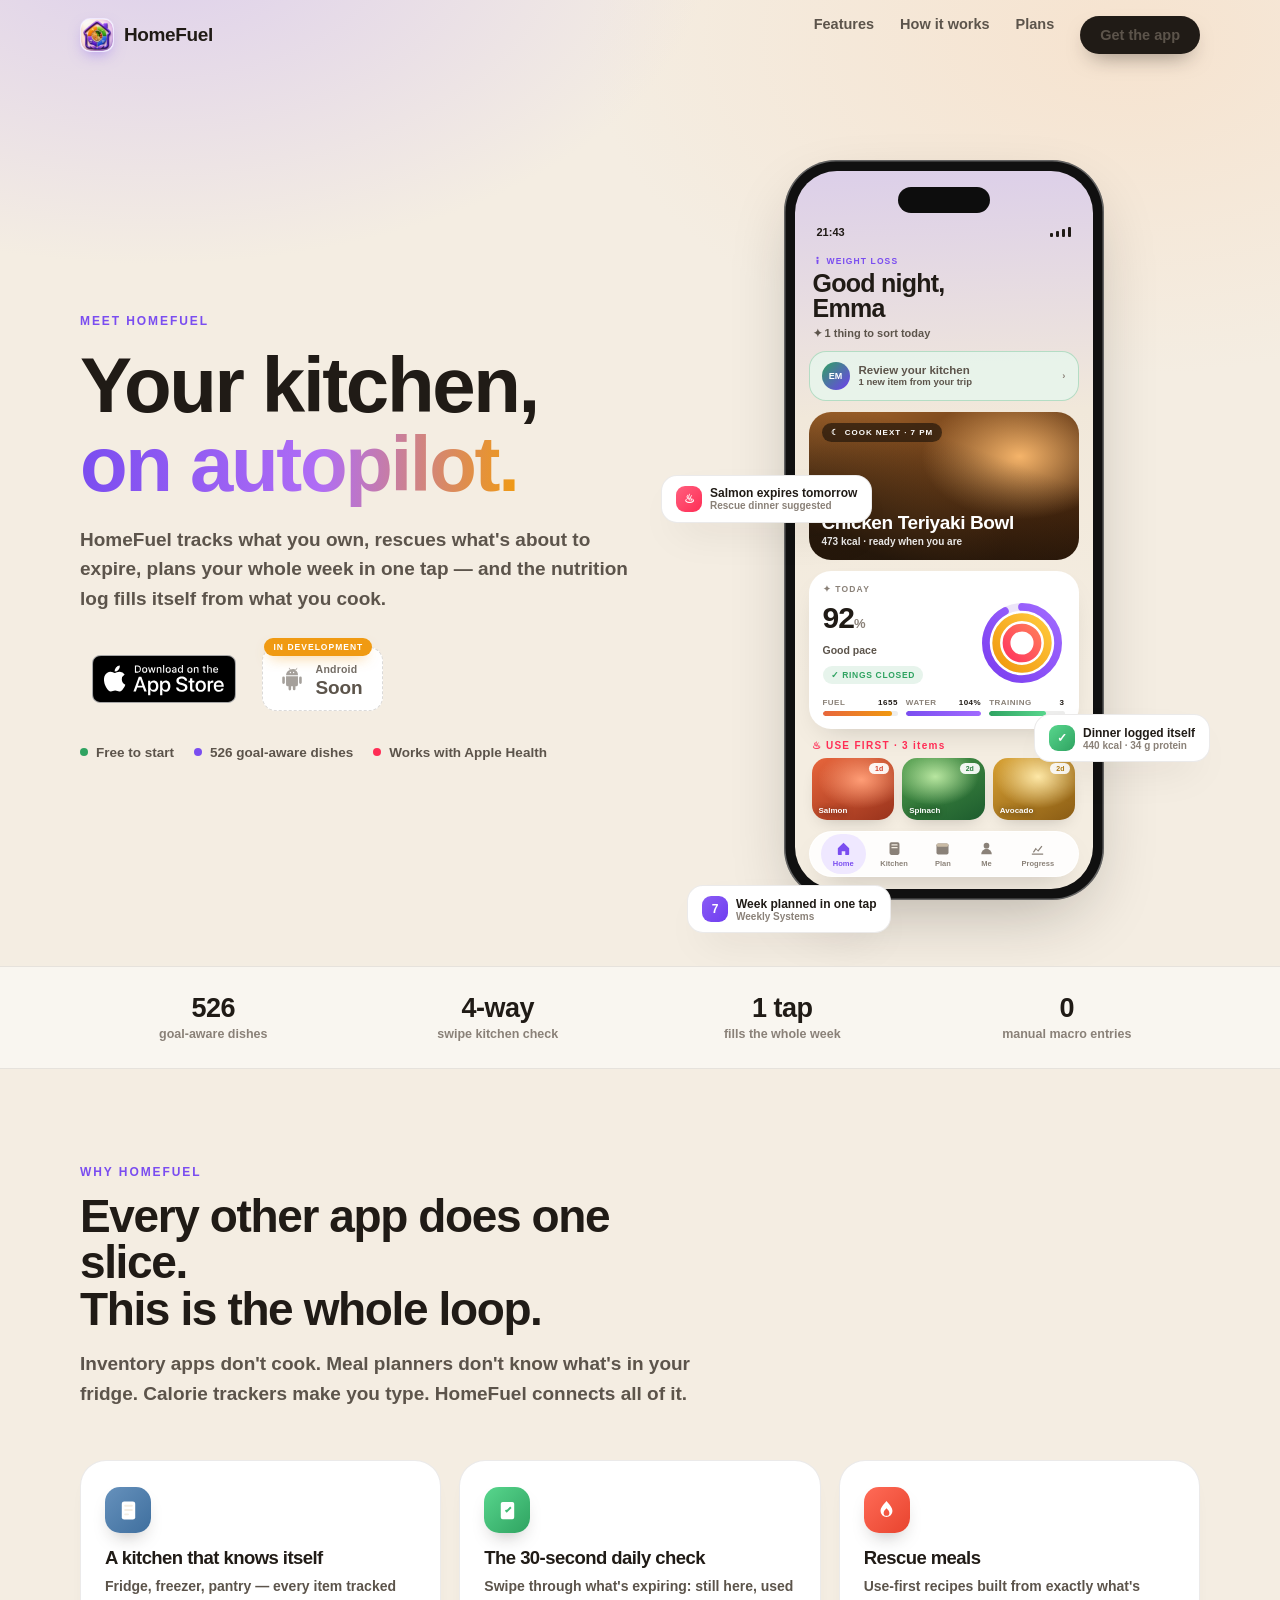
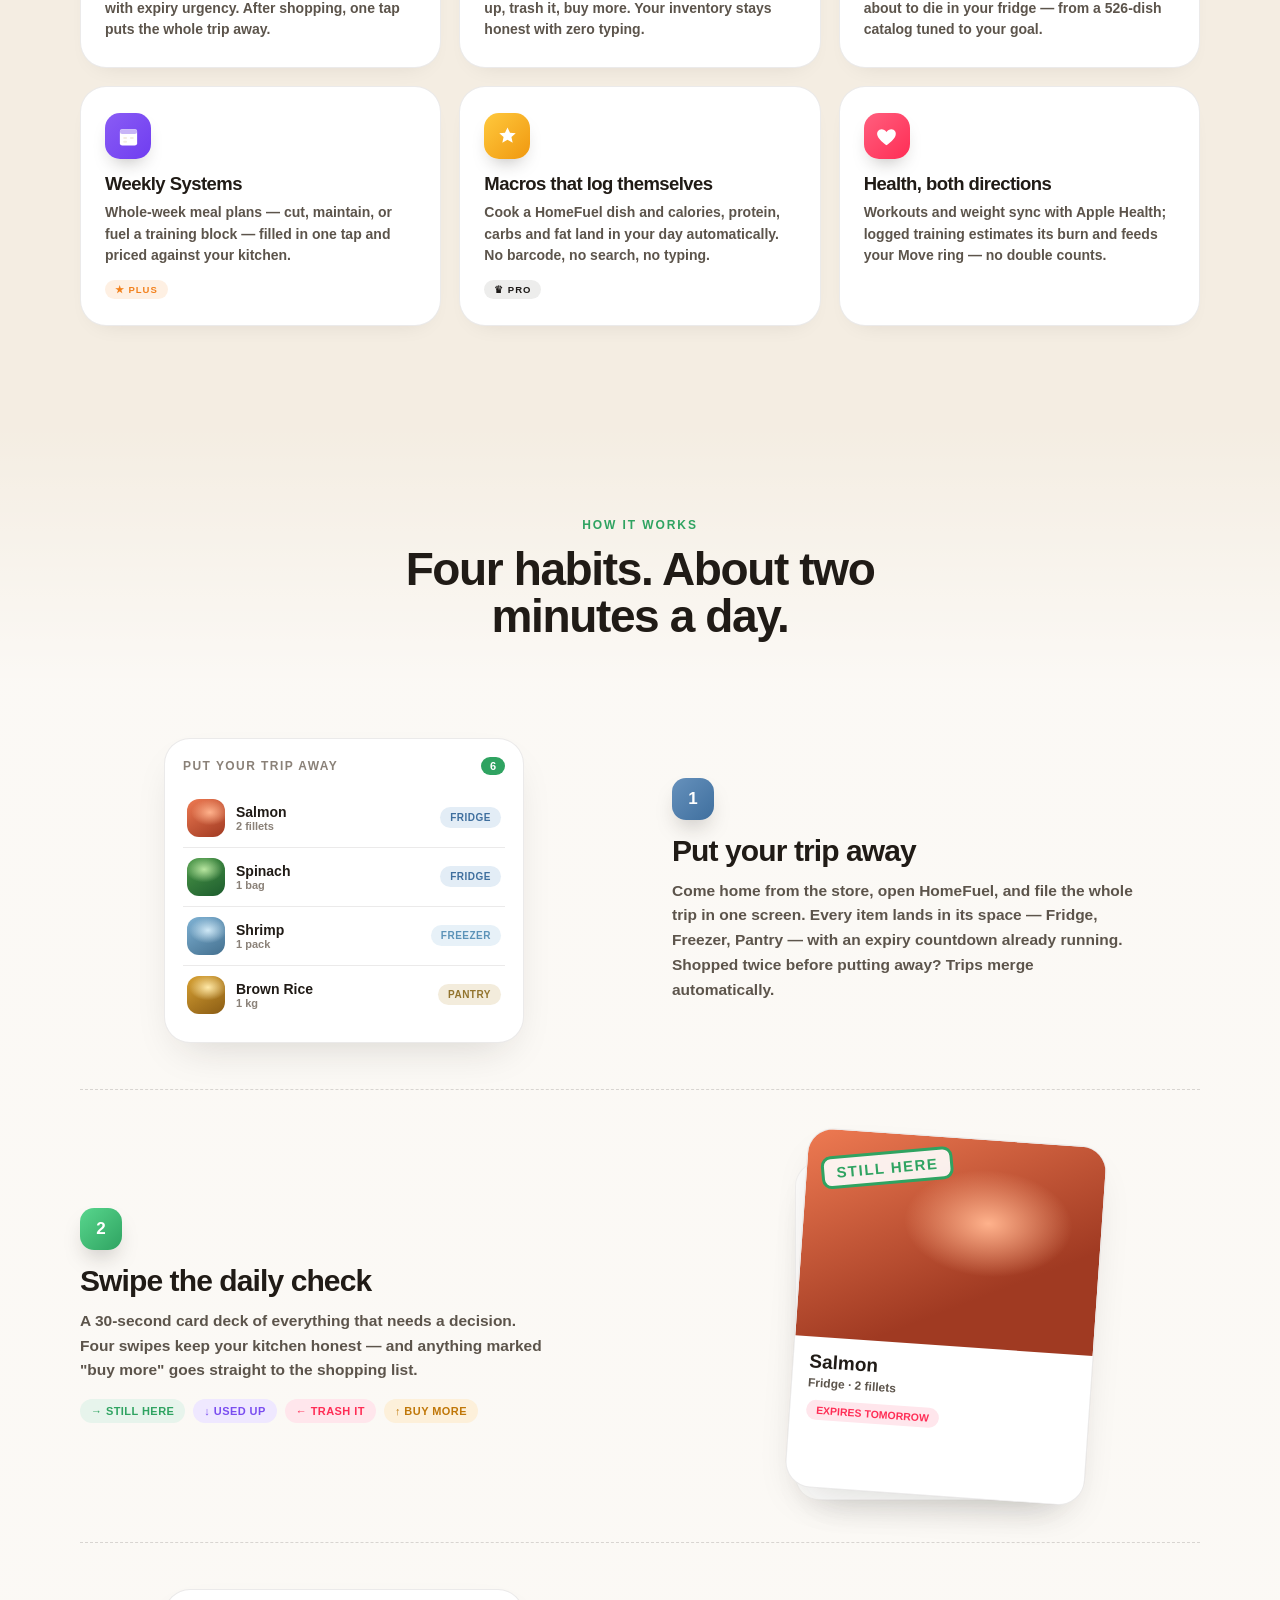
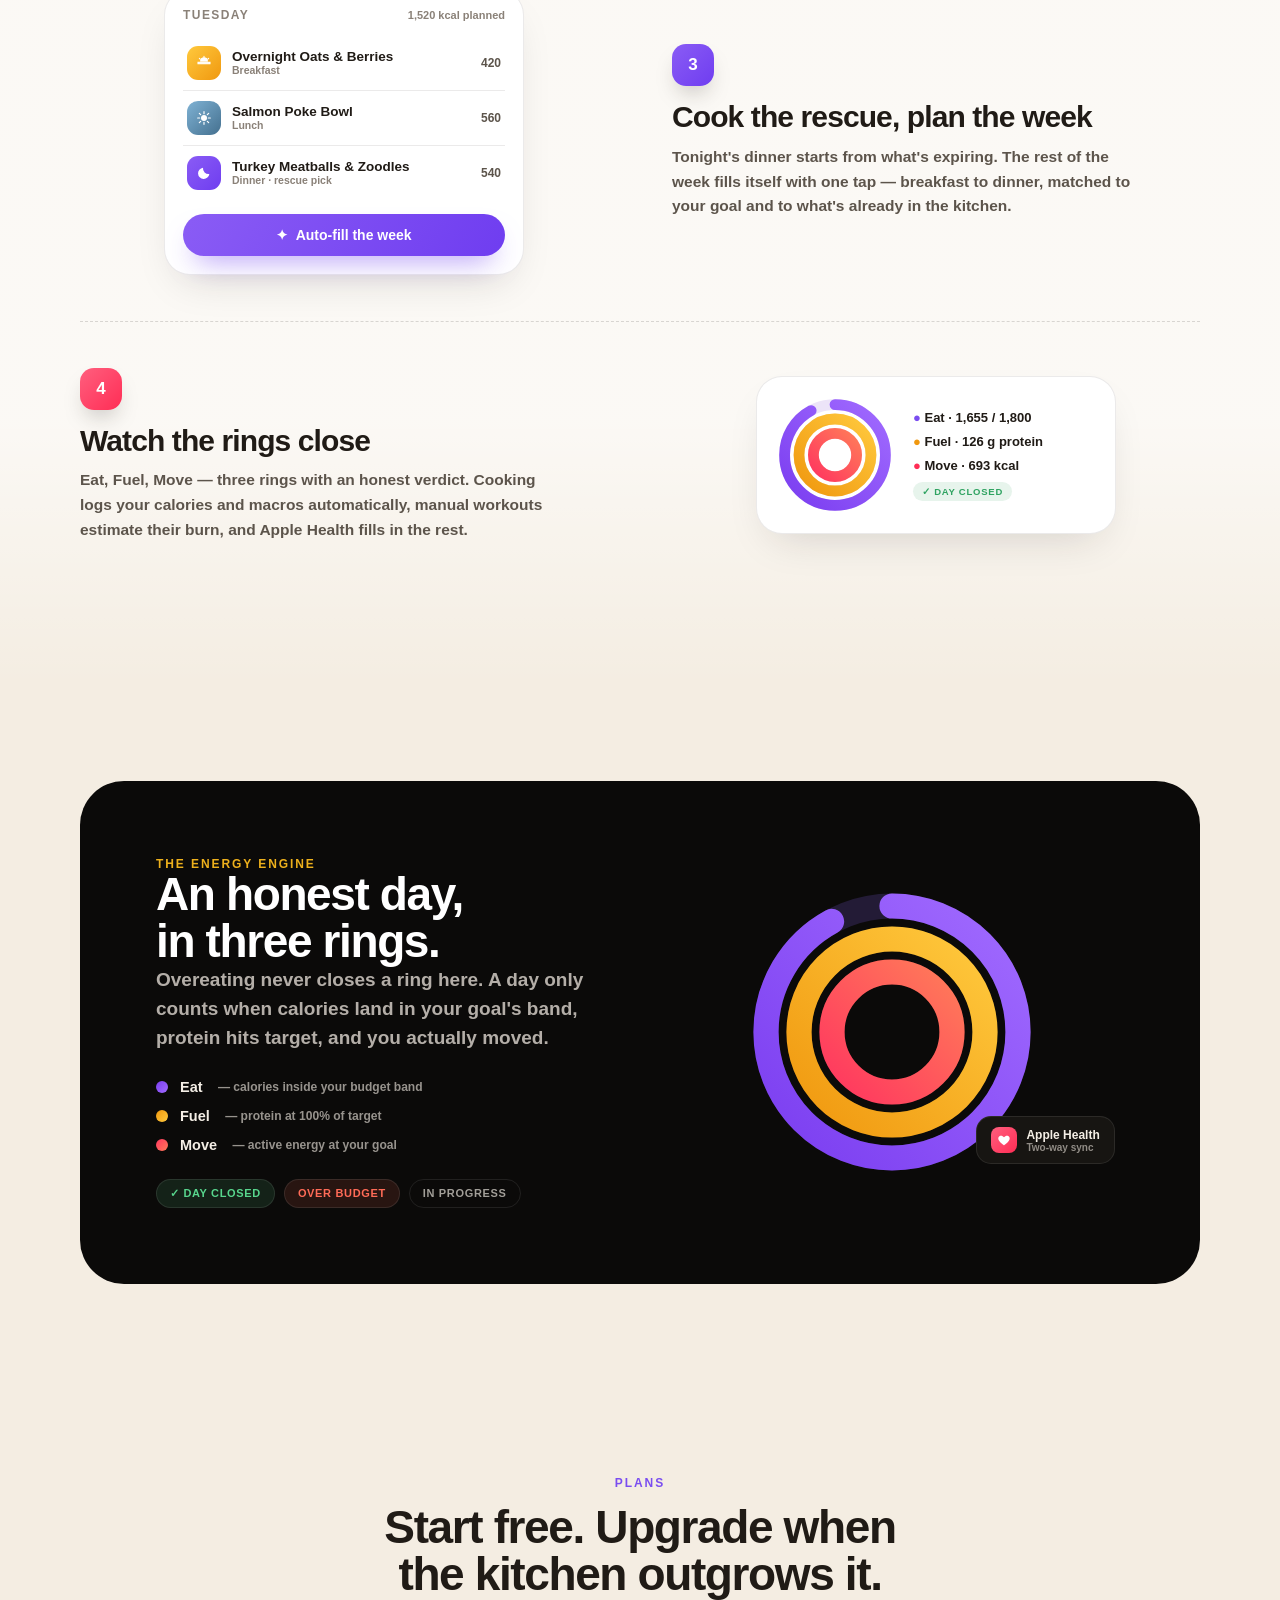
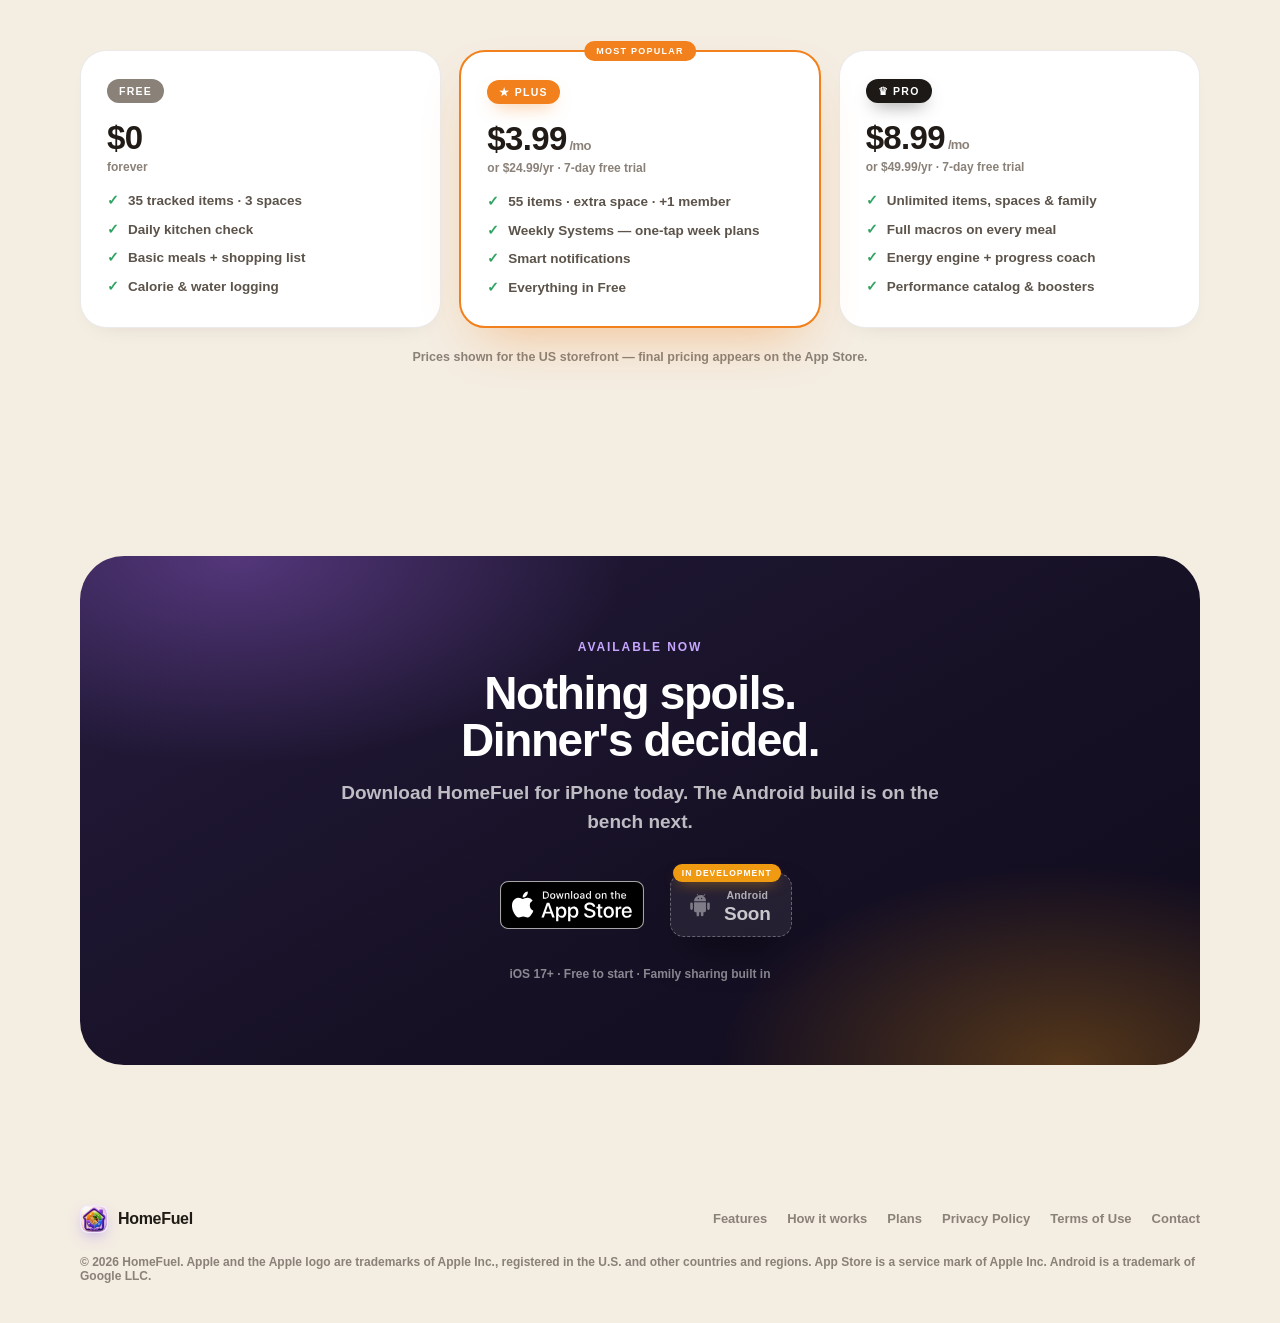
<file: index.html>
<!DOCTYPE html>
<html lang="en">
<head>
  <meta charset="UTF-8" />
  <meta name="viewport" content="width=device-width, initial-scale=1.0" />
  <title>HomeFuel — Your kitchen, on autopilot</title>
  <meta name="description" content="HomeFuel turns your kitchen inventory into tonight's dinner and this week's plan — so nothing spoils and your macros log themselves. Available on the App Store for iPhone." />
  <meta property="og:title" content="HomeFuel — Your kitchen, on autopilot" />
  <meta property="og:description" content="Track what you own, cook what's about to expire, plan the week in one tap. Nutrition logs itself." />
  <meta property="og:type" content="website" />
  <meta property="og:image" content="https://ktrokhov.github.io/homefuelSite/assets/homefuel-icon.jpg" />
  <meta property="og:image:width" content="1024" />
  <meta property="og:image:height" content="1024" />
  <meta name="twitter:card" content="summary" />
  <link rel="icon" type="image/png" sizes="64x64" href="assets/favicon-homefuel-20260722.png" />
  <link rel="icon" href="favicon.ico?v=20260722" sizes="any" />
  <link rel="shortcut icon" href="favicon.ico?v=20260722" />
  <link rel="apple-touch-icon" sizes="180x180" href="assets/apple-touch-icon.png?v=20260722" />
  <link rel="manifest" href="site.webmanifest?v=20260722" />
  <meta name="theme-color" content="#6f3df0" />
  <link rel="stylesheet" href="styles.css" />
</head>
<body>

  <!-- ============ NAV ============ -->
  <nav class="nav" id="nav">
    <div class="wrap nav-inner">
      <a class="brand" href="#top">
        <span class="brand-mark" aria-hidden="true">
          <img src="assets/homefuel-icon-192.png" alt="" />
        </span>
        HomeFuel
      </a>
      <div class="nav-links">
        <a href="#features">Features</a>
        <a href="#tutorial">How it works</a>
        <a href="#plans">Plans</a>
        <a class="nav-cta" href="#download">Get the app</a>
      </div>
    </div>
  </nav>

  <!-- ============ HERO ============ -->
  <header class="hero" id="top">
    <div class="hero-wash" aria-hidden="true"></div>
    <div class="wrap hero-grid">
      <div class="hero-copy">
        <p class="eyebrow tint">Meet HomeFuel</p>
        <h1 class="h-display">Your kitchen,<br /><span class="grad">on autopilot.</span></h1>
        <p class="lede">HomeFuel tracks what you own, rescues what's about to
          expire, plans your whole week in one tap — and the nutrition log
          fills itself from what you cook.</p>

        <div class="store-row">
          <a class="app-store-link" href="https://apps.apple.com/us/app/homefuel-calorie-tracker/id6476710081" aria-label="Download HomeFuel on the App Store">
            <img class="app-store-artwork" src="assets/app-store-badge.svg" alt="Download on the App Store" />
          </a>
          <span class="store-badge android" aria-label="Android version in development">
            <span class="dev-chip">IN DEVELOPMENT</span>
            <svg viewBox="0 0 24 24" fill="currentColor" aria-hidden="true">
              <path d="M6.5 9.5h11V17a1.8 1.8 0 0 1-1.8 1.8h-.5v2.5a1.2 1.2 0 1 1-2.4 0v-2.5h-1.6v2.5a1.2 1.2 0 1 1-2.4 0v-2.5h-.5A1.8 1.8 0 0 1 6.5 17V9.5zM4.2 9.7a1.2 1.2 0 0 1 1.2 1.2v4.4a1.2 1.2 0 1 1-2.4 0v-4.4a1.2 1.2 0 0 1 1.2-1.2zm15.6 0a1.2 1.2 0 0 1 1.2 1.2v4.4a1.2 1.2 0 1 1-2.4 0v-4.4a1.2 1.2 0 0 1 1.2-1.2zM15.9 3.6l1-1.5a.3.3 0 0 0-.5-.33l-1.03 1.55a6.6 6.6 0 0 0-4.74 0L9.6 1.77a.3.3 0 0 0-.5.33l1 1.5A5.4 5.4 0 0 0 6.5 8.6h11a5.4 5.4 0 0 0-2.6-5zm-5.4 3a.6.6 0 1 1 0-1.2.6.6 0 0 1 0 1.2zm3 0a.6.6 0 1 1 0-1.2.6.6 0 0 1 0 1.2z"/>
            </svg>
            <span class="sb-text">
              <span class="sb-top">Android</span><br />
              <span class="sb-bottom">Soon</span>
            </span>
          </span>
        </div>

        <div class="hero-props">
          <span class="hero-prop"><i class="dot" style="background:var(--fresh)"></i>Free to start</span>
          <span class="hero-prop"><i class="dot" style="background:var(--accent)"></i>526 goal-aware dishes</span>
          <span class="hero-prop"><i class="dot" style="background:var(--move)"></i>Works with Apple Health</span>
        </div>
      </div>

      <!-- Hero phone — the Home view, redrawn in CSS -->
      <div class="hero-phone-zone reveal">
        <div class="phone" aria-hidden="true">
          <div class="phone-screen">
            <div class="island"></div>
            <div class="m-status">
              <span>21:43</span>
              <span class="sig"><i style="height:4px"></i><i style="height:6px"></i><i style="height:8px"></i><i style="height:10px"></i></span>
            </div>
            <div class="m-greeting">
              <div class="m-goalchip">
                <svg width="9" height="9" viewBox="0 0 24 24" fill="currentColor"><circle cx="12" cy="5" r="3"/><path d="M9 10h6l-1 11h-4z"/></svg>
                WEIGHT LOSS
              </div>
              <h4>Good night,<br />Emma</h4>
              <div class="sub">✦ 1 thing to sort today</div>
            </div>
            <div class="m-banner">
              <span class="avatar">EM</span>
              <span><b>Review your kitchen</b><span>1 new item from your trip</span></span>
              <span class="chev">›</span>
            </div>
            <div class="m-meal">
              <span class="cook-chip">☾ &nbsp;COOK NEXT · 7 PM</span>
              <div>
                <h5>Chicken Teriyaki Bowl</h5>
                <div class="meta">473 kcal · ready when you are</div>
              </div>
            </div>
            <div class="m-today">
              <span class="t-eyebrow">✦ TODAY</span>
              <span class="pct">92<small>%</small></span>
              <div class="m-rings">
                <svg class="rings-svg" width="86" height="86" viewBox="0 0 100 100">
                  <defs>
                    <linearGradient id="gEat" x1="0" y1="0" x2="1" y2="1">
                      <stop offset="0" stop-color="#7a3df0"/><stop offset="1" stop-color="#a16bff"/>
                    </linearGradient>
                    <linearGradient id="gFuel" x1="0" y1="0" x2="1" y2="1">
                      <stop offset="0" stop-color="#f0980f"/><stop offset="1" stop-color="#ffc93d"/>
                    </linearGradient>
                    <linearGradient id="gMove" x1="0" y1="0" x2="1" y2="1">
                      <stop offset="0" stop-color="#ff375f"/><stop offset="1" stop-color="#ff7a59"/>
                    </linearGradient>
                  </defs>
                  <circle class="track" cx="50" cy="50" r="42" fill="none" stroke="#ece4f8" stroke-width="9"/>
                  <circle class="prog" data-frac="0.92" cx="50" cy="50" r="42" fill="none" stroke="url(#gEat)" stroke-width="9"/>
                  <circle class="track" cx="50" cy="50" r="30" fill="none" stroke="#f6ecd8" stroke-width="9"/>
                  <circle class="prog" data-frac="1" cx="50" cy="50" r="30" fill="none" stroke="url(#gFuel)" stroke-width="9"/>
                  <circle class="track" cx="50" cy="50" r="18" fill="none" stroke="#fbe3e8" stroke-width="9"/>
                  <circle class="prog" data-frac="1" cx="50" cy="50" r="18" fill="none" stroke="url(#gMove)" stroke-width="9"/>
                </svg>
              </div>
              <span class="pace">Good pace</span>
              <span class="closed-chip">✓ RINGS CLOSED</span>
              <div class="m-bars">
                <div class="m-bar"><b>FUEL <i>1655</i></b><div class="track"><div class="fill" style="width:92%;background:linear-gradient(90deg,#e8663c,#f0980f)"></div></div></div>
                <div class="m-bar"><b>WATER <i>104%</i></b><div class="track"><div class="fill" style="width:100%;background:linear-gradient(90deg,#7a4df0,#a16bff)"></div></div></div>
                <div class="m-bar"><b>TRAINING <i>3</i></b><div class="track"><div class="fill" style="width:75%;background:linear-gradient(90deg,#2fa361,#58d68d)"></div></div></div>
              </div>
            </div>
            <div class="m-usefirst">
              <div class="uf-head"><b>♨ USE FIRST · 3 items</b><span>See all →</span></div>
              <div class="uf-row">
                <div class="uf-card uf-1"><span class="d">1d</span><em>Salmon</em></div>
                <div class="uf-card uf-2"><span class="d">2d</span><em>Spinach</em></div>
                <div class="uf-card uf-3"><span class="d">2d</span><em>Avocado</em></div>
              </div>
            </div>
            <div class="m-tabbar">
              <span class="m-tab on"><span class="tab-pill"></span>
                <svg viewBox="0 0 24 24" fill="currentColor"><path d="M4 11.5 12 4l8 7.5V20a1 1 0 0 1-1 1h-4.5v-5h-5v5H5a1 1 0 0 1-1-1v-8.5z"/></svg>
                Home</span>
              <span class="m-tab">
                <svg viewBox="0 0 24 24" fill="currentColor"><rect x="5" y="3" width="14" height="18" rx="2.5"/><rect x="7.5" y="6" width="9" height="1.8" rx="0.9" fill="#f4ede2"/><rect x="7.5" y="10" width="9" height="1.8" rx="0.9" fill="#f4ede2"/></svg>
                Kitchen</span>
              <span class="m-tab">
                <svg viewBox="0 0 24 24" fill="currentColor"><rect x="3.5" y="5" width="17" height="15.5" rx="2.5"/><rect x="3.5" y="5" width="17" height="4.4" rx="2.2" fill="#c9baa4"/></svg>
                Plan</span>
              <span class="m-tab">
                <svg viewBox="0 0 24 24" fill="currentColor"><circle cx="12" cy="8" r="4"/><path d="M4.5 20a7.5 7.5 0 0 1 15 0z"/></svg>
                Me</span>
              <span class="m-tab">
                <svg viewBox="0 0 24 24" fill="currentColor"><path d="M4 19h16v1.8H4zM5.5 17l4-6 3 3.4L17.5 8l1.4 1.1-5.9 7.6-3-3.4-3.1 4.6z"/></svg>
                Progress</span>
            </div>
          </div>
        </div>

        <div class="float-chip fc-1">
          <span class="ic" style="background:linear-gradient(135deg,#ff5f7e,#ff2d55)">♨</span>
          <span>Salmon expires tomorrow<small>Rescue dinner suggested</small></span>
        </div>
        <div class="float-chip fc-2">
          <span class="ic" style="background:linear-gradient(135deg,#58d68d,#2fa361)">✓</span>
          <span>Dinner logged itself<small>440 kcal · 34 g protein</small></span>
        </div>
        <div class="float-chip fc-3">
          <span class="ic" style="background:linear-gradient(135deg,#8a5cf5,#6f3df0)">7</span>
          <span>Week planned in one tap<small>Weekly Systems</small></span>
        </div>
      </div>
    </div>
  </header>

  <!-- ============ STATS STRIP ============ -->
  <section class="strip">
    <div class="wrap strip-inner">
      <div class="strip-item reveal"><b>526</b><span>goal-aware dishes</span></div>
      <div class="strip-item reveal"><b>4-way</b><span>swipe kitchen check</span></div>
      <div class="strip-item reveal"><b>1 tap</b><span>fills the whole week</span></div>
      <div class="strip-item reveal"><b>0</b><span>manual macro entries</span></div>
    </div>
  </section>

  <!-- ============ FEATURES ============ -->
  <section class="section" id="features">
    <div class="wrap">
      <div class="section-head reveal">
        <p class="eyebrow tint">Why HomeFuel</p>
        <h2 class="h-section">Every other app does one slice.<br />This is the whole loop.</h2>
        <p class="lede">Inventory apps don't cook. Meal planners don't know
          what's in your fridge. Calorie trackers make you type. HomeFuel
          connects all of it.</p>
      </div>
      <div class="features-grid">
        <div class="feature reveal">
          <div class="f-ic" style="background:linear-gradient(135deg,#6691bc,#3f6f9e)">
            <svg viewBox="0 0 24 24" fill="currentColor"><rect x="5" y="2.5" width="14" height="19" rx="2.5"/><rect x="7.5" y="6" width="9" height="2" rx="1" fill="#f4ede2"/><rect x="7.5" y="10.5" width="9" height="2" rx="1" fill="#f4ede2"/><rect x="7.5" y="15" width="5" height="2" rx="1" fill="#f4ede2"/></svg>
          </div>
          <h3>A kitchen that knows itself</h3>
          <p>Fridge, freezer, pantry — every item tracked with expiry
            urgency. After shopping, one tap puts the whole trip away.</p>
        </div>
        <div class="feature reveal">
          <div class="f-ic" style="background:linear-gradient(135deg,#58d68d,#2fa361)">
            <svg viewBox="0 0 24 24" fill="currentColor"><path d="M7 3h10a2 2 0 0 1 2 2v14a2 2 0 0 1-2 2H7a2 2 0 0 1-2-2V5a2 2 0 0 1 2-2zm2.2 9.3 2 2 5-5-1.4-1.4-3.6 3.6-.6-.6z"/></svg>
          </div>
          <h3>The 30-second daily check</h3>
          <p>Swipe through what's expiring: still here, used up, trash it,
            buy more. Your inventory stays honest with zero typing.</p>
        </div>
        <div class="feature reveal">
          <div class="f-ic" style="background:linear-gradient(135deg,#ff6b57,#e8442e)">
            <svg viewBox="0 0 24 24" fill="currentColor"><path d="M12 2c3.5 4 6.2 6.9 6.2 10.6a6.2 6.2 0 0 1-12.4 0C5.8 8.9 8.5 6 12 2zm0 15.5a3 3 0 0 0 3-3c0-1.6-1.3-3-3-4.8-1.7 1.8-3 3.2-3 4.8a3 3 0 0 0 3 3z"/></svg>
          </div>
          <h3>Rescue meals</h3>
          <p>Use-first recipes built from exactly what's about to die in
            your fridge — from a 526-dish catalog tuned to your goal.</p>
        </div>
        <div class="feature reveal">
          <div class="f-ic" style="background:linear-gradient(135deg,#8a5cf5,#6f3df0)">
            <svg viewBox="0 0 24 24" fill="currentColor"><rect x="3" y="4.5" width="18" height="17" rx="2.5"/><rect x="3" y="4.5" width="18" height="5" rx="2.5" fill="#c8b5f7"/><rect x="6.5" y="12.5" width="4" height="2" rx="1" fill="#f4ede2"/><rect x="13.5" y="12.5" width="4" height="2" rx="1" fill="#f4ede2"/><rect x="6.5" y="16.5" width="4" height="2" rx="1" fill="#f4ede2"/></svg>
          </div>
          <h3>Weekly Systems</h3>
          <p>Whole-week meal plans — cut, maintain, or fuel a training
            block — filled in one tap and priced against your kitchen.</p>
          <span class="tier-tag plus">★ PLUS</span>
        </div>
        <div class="feature reveal">
          <div class="f-ic" style="background:linear-gradient(135deg,#ffc93d,#f0980f)">
            <svg viewBox="0 0 24 24" fill="currentColor"><path d="M12 2.5 14.6 8l6 .6-4.5 4 1.3 5.9L12 15.4l-5.4 3.1L7.9 12.6l-4.5-4 6-.6z"/></svg>
          </div>
          <h3>Macros that log themselves</h3>
          <p>Cook a HomeFuel dish and calories, protein, carbs and fat land
            in your day automatically. No barcode, no search, no typing.</p>
          <span class="tier-tag pro">♛ PRO</span>
        </div>
        <div class="feature reveal">
          <div class="f-ic" style="background:linear-gradient(135deg,#ff5f7e,#ff2d55)">
            <svg viewBox="0 0 24 24" fill="currentColor"><path d="M12 21s-7.5-4.9-9.3-9.6C1.2 7.6 3.6 4.5 6.9 4.5c2 0 3.7 1.1 5.1 2.9 1.4-1.8 3.1-2.9 5.1-2.9 3.3 0 5.7 3.1 4.2 6.9C19.5 16.1 12 21 12 21z"/></svg>
          </div>
          <h3>Health, both directions</h3>
          <p>Workouts and weight sync with Apple Health; logged training
            estimates its burn and feeds your Move ring — no double counts.</p>
        </div>
      </div>
    </div>
  </section>

  <!-- ============ TUTORIAL ============ -->
  <section class="tutorial section" id="tutorial">
    <div class="wrap">
      <div class="section-head center reveal">
        <p class="eyebrow fresh">How it works</p>
        <h2 class="h-section">Four habits. About two minutes a day.</h2>
      </div>

      <!-- Step 1 -->
      <div class="step reveal">
        <div class="step-copy">
          <span class="step-num" style="background:linear-gradient(135deg,#6691bc,#3f6f9e)">1</span>
          <h3>Put your trip away</h3>
          <p>Come home from the store, open HomeFuel, and file the whole
            trip in one screen. Every item lands in its space — Fridge,
            Freezer, Pantry — with an expiry countdown already running.
            Shopped twice before putting away? Trips merge automatically.</p>
        </div>
        <div class="step-visual">
          <div class="mini-card">
            <div class="mini-head"><b>PUT YOUR TRIP AWAY</b><span class="count-pill">6</span></div>
            <div class="pa-row">
              <span class="pa-thumb" style="background:radial-gradient(26px 18px at 60% 35%,#ffb28c,transparent 72%),linear-gradient(150deg,#ee7a52,#a03a22)"></span>
              <span class="pa-name">Salmon<small>2 fillets</small></span>
              <span class="space-chip sp-fridge">FRIDGE</span>
            </div>
            <div class="pa-row">
              <span class="pa-thumb" style="background:radial-gradient(26px 18px at 45% 30%,#b8e6a0,transparent 72%),linear-gradient(150deg,#4c9948,#1d5c2e)"></span>
              <span class="pa-name">Spinach<small>1 bag</small></span>
              <span class="space-chip sp-fridge">FRIDGE</span>
            </div>
            <div class="pa-row">
              <span class="pa-thumb" style="background:radial-gradient(26px 18px at 55% 35%,#cfe8f6,transparent 72%),linear-gradient(150deg,#7fb2d4,#44708f)"></span>
              <span class="pa-name">Shrimp<small>1 pack</small></span>
              <span class="space-chip sp-freezer">FREEZER</span>
            </div>
            <div class="pa-row">
              <span class="pa-thumb" style="background:radial-gradient(26px 18px at 55% 30%,#ffe9a8,transparent 72%),linear-gradient(150deg,#d8a133,#8a5c14)"></span>
              <span class="pa-name">Brown Rice<small>1 kg</small></span>
              <span class="space-chip sp-pantry">PANTRY</span>
            </div>
          </div>
        </div>
      </div>

      <!-- Step 2 -->
      <div class="step reveal">
        <div class="step-copy">
          <span class="step-num" style="background:linear-gradient(135deg,#58d68d,#2fa361)">2</span>
          <h3>Swipe the daily check</h3>
          <p>A 30-second card deck of everything that needs a decision.
            Four swipes keep your kitchen honest — and anything marked
            "buy more" goes straight to the shopping list.</p>
          <div class="swipe-legend">
            <span class="sl-keep">→ STILL HERE</span>
            <span class="sl-used">↓ USED UP</span>
            <span class="sl-trash">← TRASH IT</span>
            <span class="sl-buy">↑ BUY MORE</span>
          </div>
        </div>
        <div class="step-visual">
          <div class="deck">
            <div class="deck-card back-2"></div>
            <div class="deck-card back-1"></div>
            <div class="deck-card front">
              <div class="deck-photo"><span class="deck-stamp">STILL HERE</span></div>
              <div class="deck-body">
                <h4>Salmon</h4>
                <div class="deck-meta">Fridge · 2 fillets</div>
                <span class="deck-days">EXPIRES TOMORROW</span>
              </div>
            </div>
          </div>
        </div>
      </div>

      <!-- Step 3 -->
      <div class="step reveal">
        <div class="step-copy">
          <span class="step-num" style="background:linear-gradient(135deg,#8a5cf5,#6f3df0)">3</span>
          <h3>Cook the rescue, plan the week</h3>
          <p>Tonight's dinner starts from what's expiring. The rest of the
            week fills itself with one tap — breakfast to dinner, matched
            to your goal and to what's already in the kitchen.</p>
        </div>
        <div class="step-visual">
          <div class="mini-card">
            <div class="mini-head"><b>TUESDAY</b><span style="font-size:11px;font-weight:900;color:var(--ink-3)">1,520 kcal planned</span></div>
            <div class="plan-row">
              <span class="plan-slot" style="background:linear-gradient(135deg,#ffc93d,#f0980f)">
                <svg viewBox="0 0 24 24" fill="currentColor"><path d="M12 4a5 5 0 0 1 5 5h-10a5 5 0 0 1 5-5zM3 11h18v2H3zM12 2v1.5M5 5l1 1M19 5l-1 1" stroke="currentColor" stroke-width="1.6" stroke-linecap="round"/></svg>
              </span>
              <span class="plan-name">Overnight Oats &amp; Berries<small>Breakfast</small></span>
              <span class="plan-kcal">420</span>
            </div>
            <div class="plan-row">
              <span class="plan-slot" style="background:linear-gradient(135deg,#7fb2d4,#44708f)">
                <svg viewBox="0 0 24 24" fill="currentColor"><circle cx="12" cy="12" r="4.5"/><path d="M12 2.5v3M12 18.5v3M2.5 12h3M18.5 12h3M5 5l2 2M17 17l2 2M19 5l-2 2M7 17l-2 2" stroke="currentColor" stroke-width="1.8" stroke-linecap="round"/></svg>
              </span>
              <span class="plan-name">Salmon Poke Bowl<small>Lunch</small></span>
              <span class="plan-kcal">560</span>
            </div>
            <div class="plan-row">
              <span class="plan-slot" style="background:linear-gradient(135deg,#8a5cf5,#6f3df0)">
                <svg viewBox="0 0 24 24" fill="currentColor"><path d="M20 13.5A8.5 8.5 0 0 1 10.5 4 8.5 8.5 0 1 0 20 13.5z"/></svg>
              </span>
              <span class="plan-name">Turkey Meatballs &amp; Zoodles<small>Dinner · rescue pick</small></span>
              <span class="plan-kcal">540</span>
            </div>
            <button class="autofill-btn" type="button" tabindex="-1">✦ &nbsp;Auto-fill the week</button>
          </div>
        </div>
      </div>

      <!-- Step 4 -->
      <div class="step reveal">
        <div class="step-copy">
          <span class="step-num" style="background:linear-gradient(135deg,#ff5f7e,#ff2d55)">4</span>
          <h3>Watch the rings close</h3>
          <p>Eat, Fuel, Move — three rings with an honest verdict. Cooking
            logs your calories and macros automatically, manual workouts
            estimate their burn, and Apple Health fills in the rest.</p>
        </div>
        <div class="step-visual">
          <div class="mini-card" style="display:flex;align-items:center;gap:18px">
            <svg class="rings-svg" width="120" height="120" viewBox="0 0 100 100">
              <circle class="track" cx="50" cy="50" r="42" fill="none" stroke="#ece4f8" stroke-width="9"/>
              <circle class="prog" data-frac="0.92" cx="50" cy="50" r="42" fill="none" stroke="url(#gEat)" stroke-width="9"/>
              <circle class="track" cx="50" cy="50" r="30" fill="none" stroke="#f6ecd8" stroke-width="9"/>
              <circle class="prog" data-frac="1" cx="50" cy="50" r="30" fill="none" stroke="url(#gFuel)" stroke-width="9"/>
              <circle class="track" cx="50" cy="50" r="18" fill="none" stroke="#fbe3e8" stroke-width="9"/>
              <circle class="prog" data-frac="1" cx="50" cy="50" r="18" fill="none" stroke="url(#gMove)" stroke-width="9"/>
            </svg>
            <div style="display:grid;gap:9px">
              <div style="font-size:13px;font-weight:900"><span style="color:#7a4df0">●</span> Eat · 1,655 / 1,800</div>
              <div style="font-size:13px;font-weight:900"><span style="color:#f0980f">●</span> Fuel · 126 g protein</div>
              <div style="font-size:13px;font-weight:900"><span style="color:#ff2d55">●</span> Move · 693 kcal</div>
              <span class="closed-chip" style="display:inline-flex;align-items:center;gap:4px;background:var(--fresh-soft);color:var(--fresh);font-size:9.5px;font-weight:900;letter-spacing:.08em;padding:4px 9px;border-radius:999px;justify-self:start">✓ DAY CLOSED</span>
            </div>
          </div>
        </div>
      </div>
    </div>
  </section>

  <!-- ============ DARK RINGS BAND ============ -->
  <section class="section">
    <div class="wrap">
      <div class="night reveal">
        <div class="night-inner">
          <div>
            <p class="eyebrow">The energy engine</p>
            <h2 class="h-section">An honest day,<br />in three rings.</h2>
            <p class="lede">Overeating never closes a ring here. A day only
              counts when calories land in your goal's band, protein hits
              target, and you actually moved.</p>
            <div class="night-legend">
              <div class="nl-item"><span class="nl-dot" style="background:linear-gradient(135deg,#7a3df0,#a16bff)"></span>Eat <small>&nbsp;— calories inside your budget band</small></div>
              <div class="nl-item"><span class="nl-dot" style="background:linear-gradient(135deg,#f0980f,#ffc93d)"></span>Fuel <small>&nbsp;— protein at 100% of target</small></div>
              <div class="nl-item"><span class="nl-dot" style="background:linear-gradient(135deg,#ff375f,#ff7a59)"></span>Move <small>&nbsp;— active energy at your goal</small></div>
            </div>
            <div class="verdict-row">
              <span class="verdict v-closed">✓ DAY CLOSED</span>
              <span class="verdict v-over">OVER BUDGET</span>
              <span class="verdict v-partial">IN PROGRESS</span>
            </div>
          </div>
          <div class="big-rings-zone">
            <svg class="rings-svg" width="300" height="300" viewBox="0 0 100 100">
              <circle class="track" cx="50" cy="50" r="42" fill="none" stroke="#231b36" stroke-width="8.4"/>
              <circle class="prog" data-frac="0.92" cx="50" cy="50" r="42" fill="none" stroke="url(#gEat)" stroke-width="8.4"/>
              <circle class="track" cx="50" cy="50" r="31" fill="none" stroke="#2e2410" stroke-width="8.4"/>
              <circle class="prog" data-frac="1" cx="50" cy="50" r="31" fill="none" stroke="url(#gFuel)" stroke-width="8.4"/>
              <circle class="track" cx="50" cy="50" r="20" fill="none" stroke="#361318" stroke-width="8.4"/>
              <circle class="prog" data-frac="1" cx="50" cy="50" r="20" fill="none" stroke="url(#gMove)" stroke-width="8.4"/>
            </svg>
            <div class="hk-chip">
              <span class="hk-ic">
                <svg width="14" height="14" viewBox="0 0 24 24" fill="#fff"><path d="M12 21s-7.5-4.9-9.3-9.6C1.2 7.6 3.6 4.5 6.9 4.5c2 0 3.7 1.1 5.1 2.9 1.4-1.8 3.1-2.9 5.1-2.9 3.3 0 5.7 3.1 4.2 6.9C19.5 16.1 12 21 12 21z"/></svg>
              </span>
              <span>Apple Health<small>Two-way sync</small></span>
            </div>
          </div>
        </div>
      </div>
    </div>
  </section>

  <!-- ============ PLANS ============ -->
  <section class="section" id="plans">
    <div class="wrap">
      <div class="section-head center reveal">
        <p class="eyebrow tint">Plans</p>
        <h2 class="h-section">Start free. Upgrade when<br />the kitchen outgrows it.</h2>
      </div>
      <div class="plans-grid">
        <div class="plan-card reveal">
          <span class="tier-badge tb-free">FREE</span>
          <div class="price">$0</div>
          <div class="price-note">forever</div>
          <ul>
            <li><span class="tick">✓</span>35 tracked items · 3 spaces</li>
            <li><span class="tick">✓</span>Daily kitchen check</li>
            <li><span class="tick">✓</span>Basic meals + shopping list</li>
            <li><span class="tick">✓</span>Calorie &amp; water logging</li>
          </ul>
        </div>
        <div class="plan-card featured reveal">
          <span class="tier-badge tb-plus">★ PLUS</span>
          <div class="price">$3.99<small> /mo</small></div>
          <div class="price-note">or $24.99/yr · 7-day free trial</div>
          <ul>
            <li><span class="tick">✓</span>55 items · extra space · +1 member</li>
            <li><span class="tick">✓</span>Weekly Systems — one-tap week plans</li>
            <li><span class="tick">✓</span>Smart notifications</li>
            <li><span class="tick">✓</span>Everything in Free</li>
          </ul>
        </div>
        <div class="plan-card reveal">
          <span class="tier-badge tb-pro">♛ PRO</span>
          <div class="price">$8.99<small> /mo</small></div>
          <div class="price-note">or $49.99/yr · 7-day free trial</div>
          <ul>
            <li><span class="tick">✓</span>Unlimited items, spaces &amp; family</li>
            <li><span class="tick">✓</span>Full macros on every meal</li>
            <li><span class="tick">✓</span>Energy engine + progress coach</li>
            <li><span class="tick">✓</span>Performance catalog &amp; boosters</li>
          </ul>
        </div>
      </div>
      <p class="plans-note">Prices shown for the US storefront — final pricing appears on the App Store.</p>
    </div>
  </section>

  <!-- ============ DOWNLOAD CTA ============ -->
  <section class="section" id="download">
    <div class="wrap">
      <div class="cta-card reveal">
        <p class="eyebrow">Available now</p>
        <h2 class="h-section">Nothing spoils.<br />Dinner's decided.</h2>
        <p class="lede">Download HomeFuel for iPhone today. The Android
          build is on the bench next.</p>
        <div class="store-row">
          <a class="app-store-link" href="https://apps.apple.com/us/app/homefuel-calorie-tracker/id6476710081" aria-label="Download HomeFuel on the App Store">
            <img class="app-store-artwork" src="assets/app-store-badge.svg" alt="Download on the App Store" />
          </a>
          <span class="store-badge android" aria-label="Android version in development">
            <span class="dev-chip">IN DEVELOPMENT</span>
            <svg viewBox="0 0 24 24" fill="currentColor" aria-hidden="true">
              <path d="M6.5 9.5h11V17a1.8 1.8 0 0 1-1.8 1.8h-.5v2.5a1.2 1.2 0 1 1-2.4 0v-2.5h-1.6v2.5a1.2 1.2 0 1 1-2.4 0v-2.5h-.5A1.8 1.8 0 0 1 6.5 17V9.5zM4.2 9.7a1.2 1.2 0 0 1 1.2 1.2v4.4a1.2 1.2 0 1 1-2.4 0v-4.4a1.2 1.2 0 0 1 1.2-1.2zm15.6 0a1.2 1.2 0 0 1 1.2 1.2v4.4a1.2 1.2 0 1 1-2.4 0v-4.4a1.2 1.2 0 0 1 1.2-1.2zM15.9 3.6l1-1.5a.3.3 0 0 0-.5-.33l-1.03 1.55a6.6 6.6 0 0 0-4.74 0L9.6 1.77a.3.3 0 0 0-.5.33l1 1.5A5.4 5.4 0 0 0 6.5 8.6h11a5.4 5.4 0 0 0-2.6-5zm-5.4 3a.6.6 0 1 1 0-1.2.6.6 0 0 1 0 1.2zm3 0a.6.6 0 1 1 0-1.2.6.6 0 0 1 0 1.2z"/>
            </svg>
            <span class="sb-text">
              <span class="sb-top">Android</span><br />
              <span class="sb-bottom">Soon</span>
            </span>
          </span>
        </div>
        <p class="cta-foot">iOS 17+ · Free to start · Family sharing built in</p>
      </div>
    </div>
  </section>

  <!-- ============ FOOTER ============ -->
  <footer class="footer">
    <div class="wrap footer-inner">
      <a class="brand" href="#top">
        <span class="brand-mark" aria-hidden="true">
          <img src="assets/homefuel-icon-192.png" alt="" />
        </span>
        HomeFuel
      </a>
      <div class="footer-links">
        <a href="#features">Features</a>
        <a href="#tutorial">How it works</a>
        <a href="#plans">Plans</a>
        <a href="privacy.html">Privacy Policy</a>
        <a href="terms.html">Terms of Use</a>
        <a href="mailto:homefuelsupport@gmail.com">Contact</a>
      </div>
      <p class="footer-copy">© <span id="year">2026</span> HomeFuel. Apple and the Apple logo are trademarks of Apple Inc., registered in the U.S. and other countries and regions. App Store is a service mark of Apple Inc. Android is a trademark of Google LLC.</p>
    </div>
  </footer>

  <script src="script.js"></script>
</body>
</html>
</file>
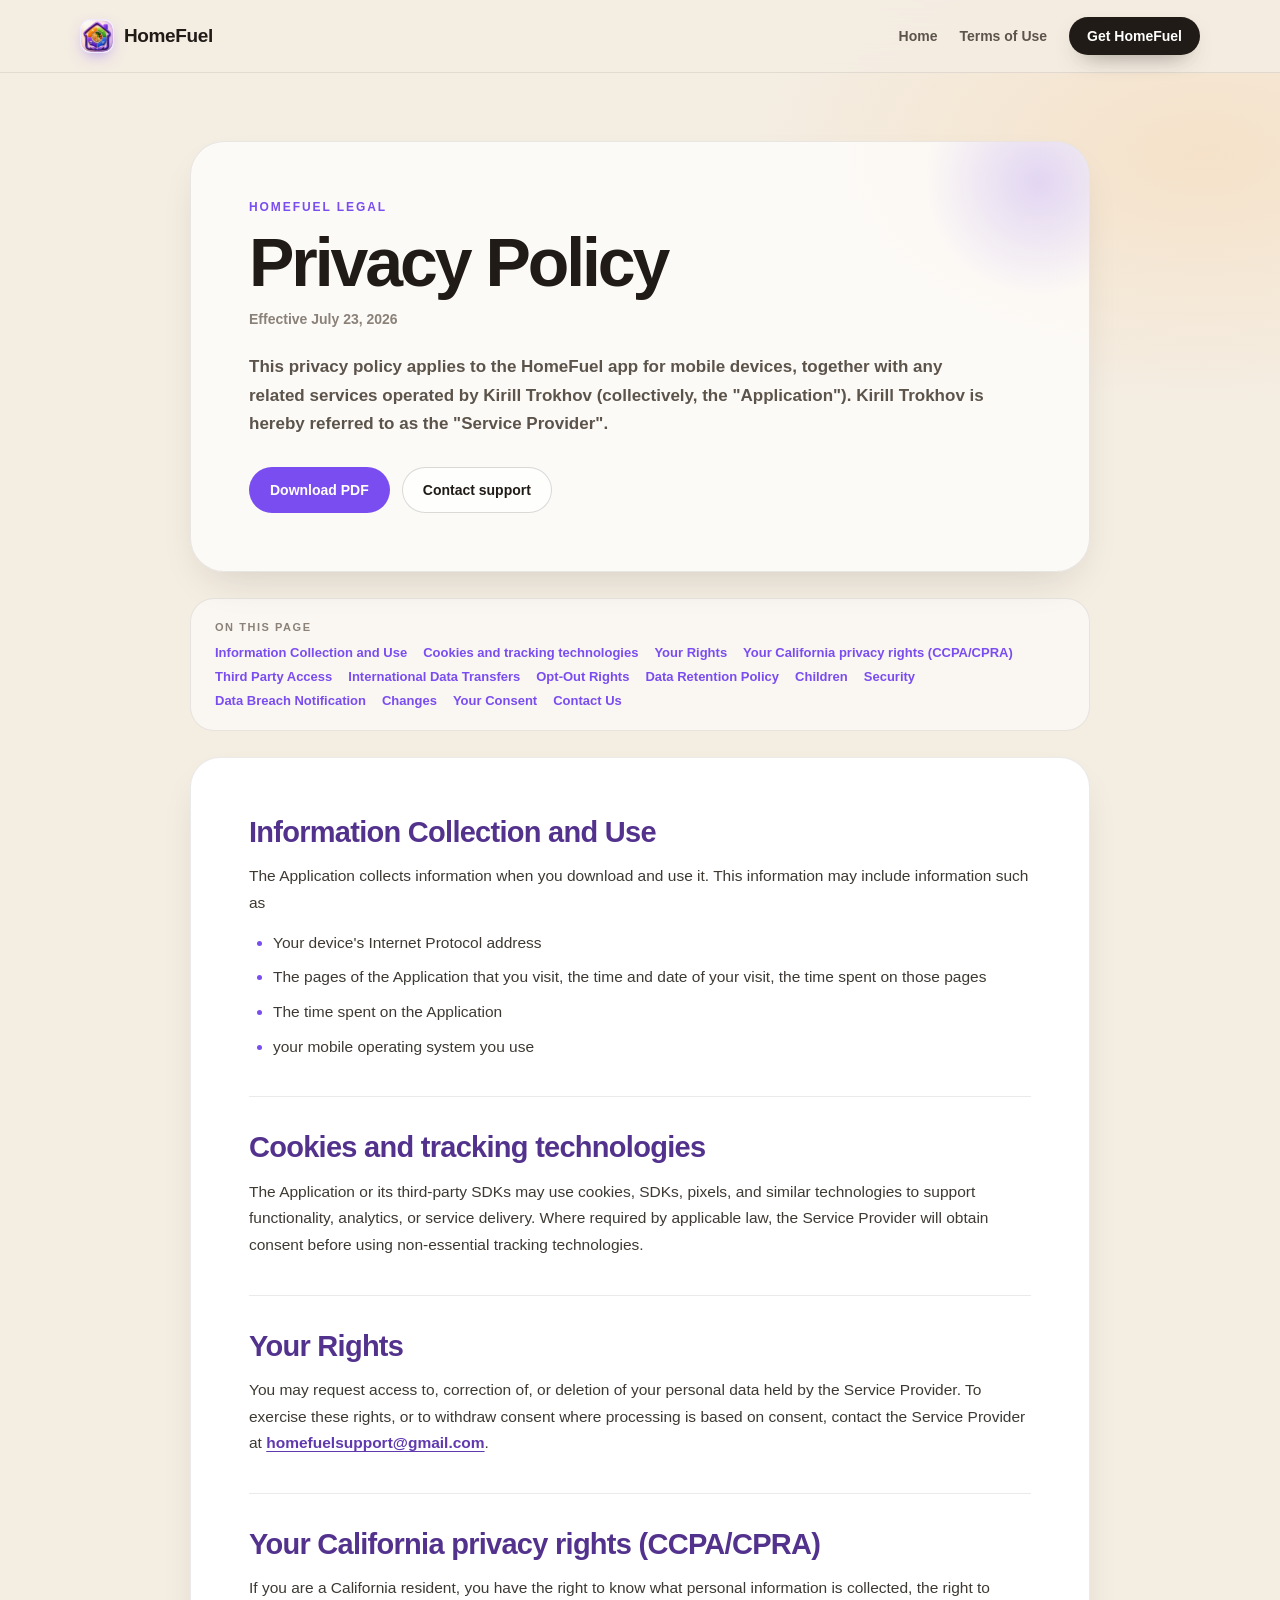
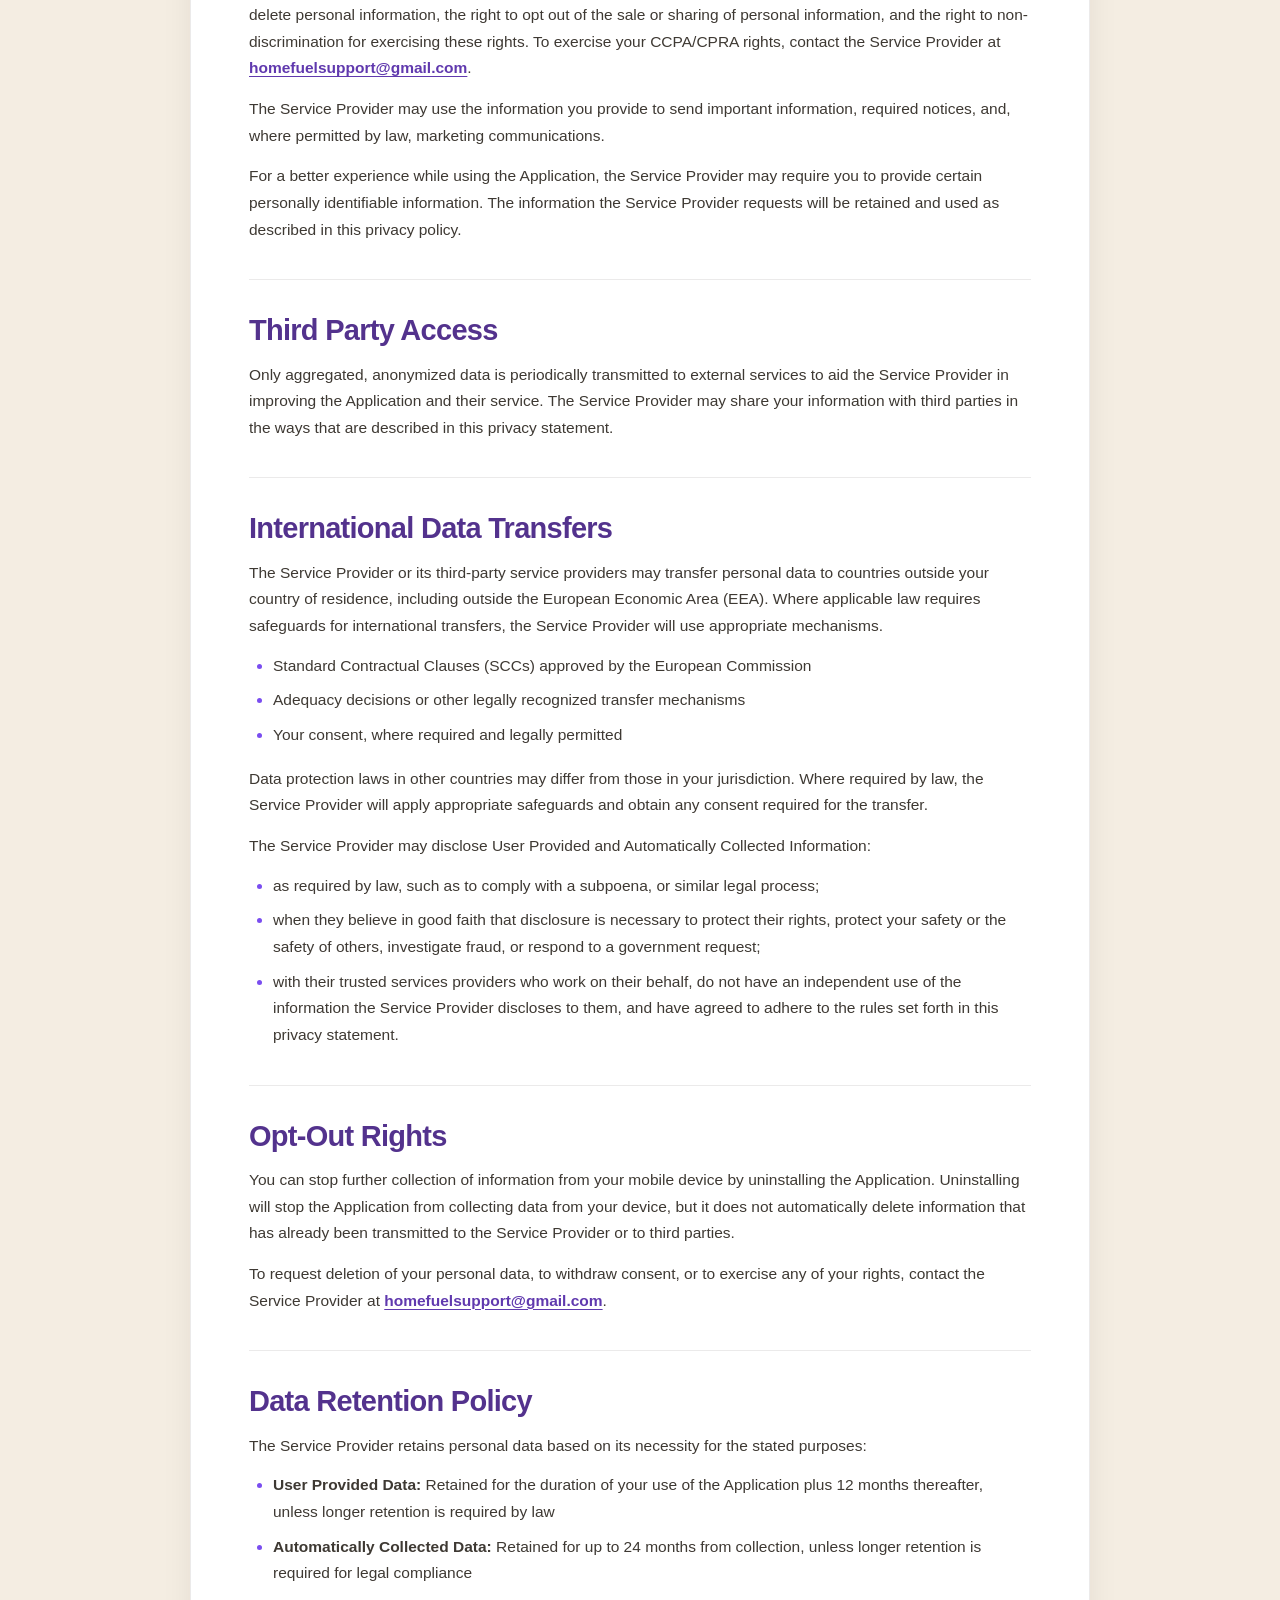
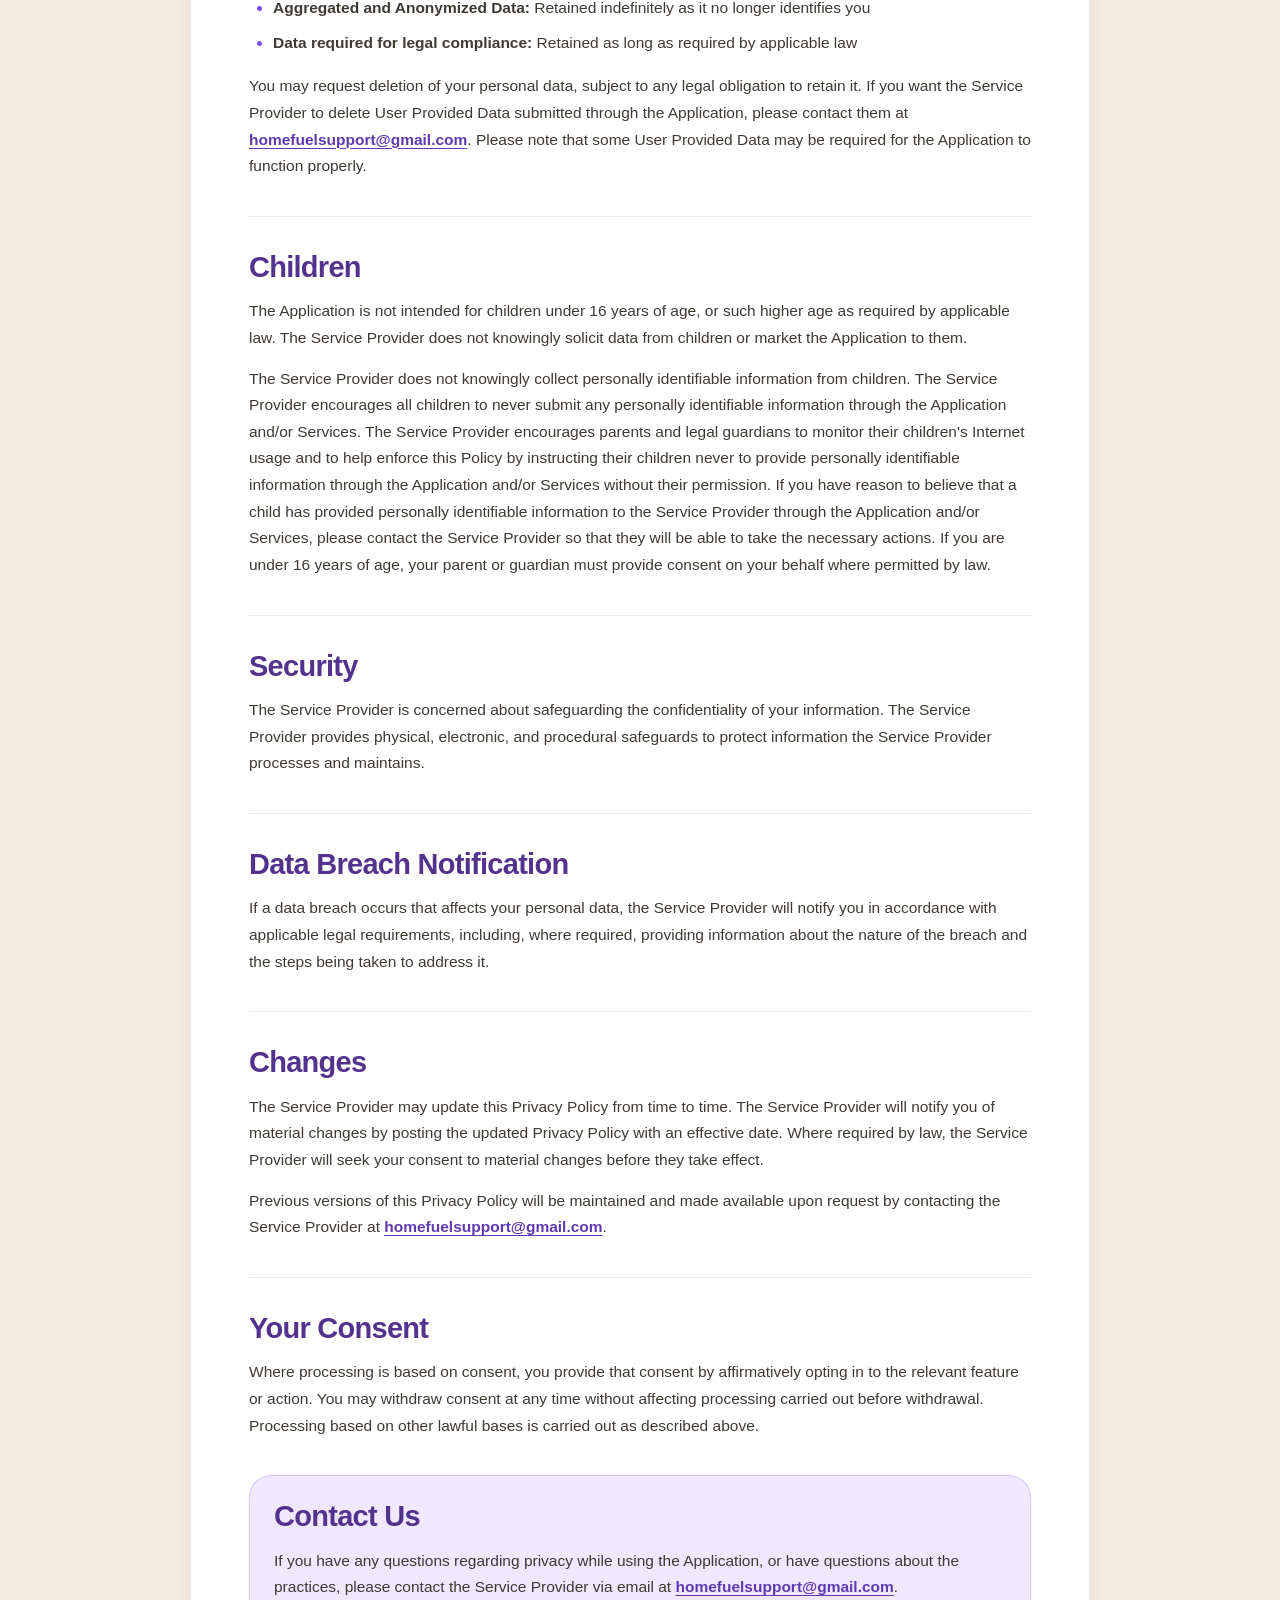
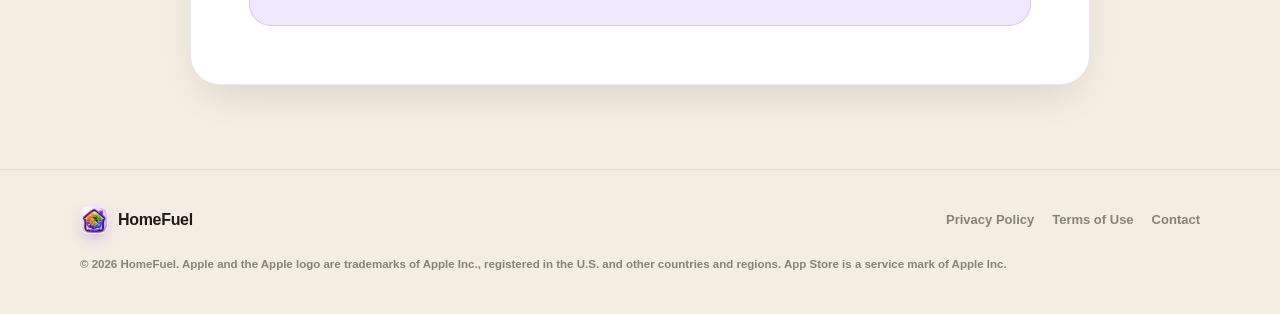
<file: privacy.html>
<!DOCTYPE html>
<html lang="en">
<head>
  <meta charset="UTF-8" />
  <meta name="viewport" content="width=device-width, initial-scale=1.0" />
  <title>Privacy Policy | HomeFuel</title>
  <meta name="description" content="Read the HomeFuel Privacy Policy, effective July 23, 2026." />
  <link rel="canonical" href="https://ktrokhov.github.io/homefuelSite/privacy.html" />
  <meta property="og:title" content="HomeFuel Privacy Policy" />
  <meta property="og:description" content="Read the HomeFuel Privacy Policy, effective July 23, 2026." />
  <meta property="og:type" content="website" />
  <meta property="og:image" content="https://ktrokhov.github.io/homefuelSite/assets/homefuel-icon.jpg" />
  <meta property="og:image:width" content="1024" />
  <meta property="og:image:height" content="1024" />
  <meta name="twitter:card" content="summary" />
  <link rel="icon" type="image/png" sizes="64x64" href="assets/favicon-homefuel-20260722.png" />
  <link rel="icon" href="favicon.ico?v=20260722" sizes="any" />
  <link rel="shortcut icon" href="favicon.ico?v=20260722" />
  <link rel="apple-touch-icon" sizes="180x180" href="assets/apple-touch-icon.png?v=20260722" />
  <link rel="manifest" href="site.webmanifest?v=20260722" />
  <meta name="theme-color" content="#6f3df0" />
  <link rel="stylesheet" href="styles.css" />
  <link rel="stylesheet" href="legal.css" />
</head>
<body class="legal-page">
  <a class="skip-link" href="#legal-document">Skip to document</a>

  <nav class="legal-nav" aria-label="Primary navigation">
    <div class="wrap legal-nav-inner">
      <a class="brand" href="index.html" aria-label="HomeFuel home">
          <span class="brand-mark" aria-hidden="true">
            <img src="assets/homefuel-icon-192.png" alt="" />
          </span>
          HomeFuel
        </a>
      <div class="legal-nav-links">
        <a href="index.html">Home</a>
        <a href="terms.html">Terms of Use</a>
        <a class="legal-nav-cta" href="https://apps.apple.com/us/app/homefuel-calorie-tracker/id6476710081" aria-label="Download HomeFuel on the App Store">Get HomeFuel</a>
      </div>
    </div>
  </nav>

  <main class="legal-shell" id="legal-document">
    <header class="legal-hero">
      <p class="eyebrow tint">HomeFuel legal</p>
      <h1>Privacy Policy</h1>
      <p class="legal-effective">Effective July 23, 2026</p>
      <div class="legal-summary">
        <p>This privacy policy applies to the HomeFuel app for mobile devices, together with any related services operated by Kirill Trokhov (collectively, the "Application"). Kirill Trokhov is hereby referred to as the "Service Provider".</p>
      </div>
      <div class="legal-actions">
        <a class="legal-button primary" href="assets/legal/HomeFuel_Privacy_Policy.pdf" download>Download PDF</a>
        <a class="legal-button" href="mailto:homefuelsupport@gmail.com">Contact support</a>
      </div>
    </header>

    <nav class="legal-toc" aria-label="On this page">
      <span>On this page</span>
      <div>
          <a href="#information-collection-and-use">Information Collection and Use</a>
          <a href="#cookies-and-tracking-technologies">Cookies and tracking technologies</a>
          <a href="#your-rights">Your Rights</a>
          <a href="#your-california-privacy-rights-ccpa-cpra">Your California privacy rights (CCPA/CPRA)</a>
          <a href="#third-party-access">Third Party Access</a>
          <a href="#international-data-transfers">International Data Transfers</a>
          <a href="#opt-out-rights">Opt-Out Rights</a>
          <a href="#data-retention-policy">Data Retention Policy</a>
          <a href="#children">Children</a>
          <a href="#security">Security</a>
          <a href="#data-breach-notification">Data Breach Notification</a>
          <a href="#changes">Changes</a>
          <a href="#your-consent">Your Consent</a>
          <a href="#contact-us">Contact Us</a>
      </div>
    </nav>

    <article class="legal-document">
      <section id="information-collection-and-use">
        <h2>Information Collection and Use</h2>
        <p>The Application collects information when you download and use it. This information may include information such as</p>
        <ul>
          <li>Your device's Internet Protocol address</li>
          <li>The pages of the Application that you visit, the time and date of your visit, the time spent on those pages</li>
          <li>The time spent on the Application</li>
          <li>your mobile operating system you use</li>
        </ul>
      </section>
      <section id="cookies-and-tracking-technologies">
        <h2>Cookies and tracking technologies</h2>
        <p>The Application or its third-party SDKs may use cookies, SDKs, pixels, and similar technologies to support functionality, analytics, or service delivery. Where required by applicable law, the Service Provider will obtain consent before using non-essential tracking technologies.</p>
      </section>
      <section id="your-rights">
        <h2>Your Rights</h2>
        <p>You may request access to, correction of, or deletion of your personal data held by the Service Provider. To exercise these rights, or to withdraw consent where processing is based on consent, contact the Service Provider at <a href="mailto:homefuelsupport@gmail.com">homefuelsupport@gmail.com</a>.</p>
      </section>
      <section id="your-california-privacy-rights-ccpa-cpra">
        <h2>Your California privacy rights (CCPA/CPRA)</h2>
        <p>If you are a California resident, you have the right to know what personal information is collected, the right to delete personal information, the right to opt out of the sale or sharing of personal information, and the right to non-discrimination for exercising these rights. To exercise your CCPA/CPRA rights, contact the Service Provider at <a href="mailto:homefuelsupport@gmail.com">homefuelsupport@gmail.com</a>.</p>
        <p>The Service Provider may use the information you provide to send important information, required notices, and, where permitted by law, marketing communications.</p>
        <p>For a better experience while using the Application, the Service Provider may require you to provide certain personally identifiable information. The information the Service Provider requests will be retained and used as described in this privacy policy.</p>
      </section>
      <section id="third-party-access">
        <h2>Third Party Access</h2>
        <p>Only aggregated, anonymized data is periodically transmitted to external services to aid the Service Provider in improving the Application and their service. The Service Provider may share your information with third parties in the ways that are described in this privacy statement.</p>
      </section>
      <section id="international-data-transfers">
        <h2>International Data Transfers</h2>
        <p>The Service Provider or its third-party service providers may transfer personal data to countries outside your country of residence, including outside the European Economic Area (EEA). Where applicable law requires safeguards for international transfers, the Service Provider will use appropriate mechanisms.</p>
        <ul>
          <li>Standard Contractual Clauses (SCCs) approved by the European Commission</li>
          <li>Adequacy decisions or other legally recognized transfer mechanisms</li>
          <li>Your consent, where required and legally permitted</li>
        </ul>
        <p>Data protection laws in other countries may differ from those in your jurisdiction. Where required by law, the Service Provider will apply appropriate safeguards and obtain any consent required for the transfer.</p>
        <p>The Service Provider may disclose User Provided and Automatically Collected Information:</p>
        <ul>
          <li>as required by law, such as to comply with a subpoena, or similar legal process;</li>
          <li>when they believe in good faith that disclosure is necessary to protect their rights, protect your safety or the safety of others, investigate fraud, or respond to a government request;</li>
          <li>with their trusted services providers who work on their behalf, do not have an independent use of the information the Service Provider discloses to them, and have agreed to adhere to the rules set forth in this privacy statement.</li>
        </ul>
      </section>
      <section id="opt-out-rights">
        <h2>Opt-Out Rights</h2>
        <p>You can stop further collection of information from your mobile device by uninstalling the Application. Uninstalling will stop the Application from collecting data from your device, but it does not automatically delete information that has already been transmitted to the Service Provider or to third parties.</p>
        <p>To request deletion of your personal data, to withdraw consent, or to exercise any of your rights, contact the Service Provider at <a href="mailto:homefuelsupport@gmail.com">homefuelsupport@gmail.com</a>.</p>
      </section>
      <section id="data-retention-policy">
        <h2>Data Retention Policy</h2>
        <p>The Service Provider retains personal data based on its necessity for the stated purposes:</p>
        <ul>
          <li><strong>User Provided Data:</strong> Retained for the duration of your use of the Application plus 12 months thereafter, unless longer retention is required by law</li>
          <li><strong>Automatically Collected Data:</strong> Retained for up to 24 months from collection, unless longer retention is required for legal compliance</li>
          <li><strong>Aggregated and Anonymized Data:</strong> Retained indefinitely as it no longer identifies you</li>
          <li><strong>Data required for legal compliance:</strong> Retained as long as required by applicable law</li>
        </ul>
        <p>You may request deletion of your personal data, subject to any legal obligation to retain it. If you want the Service Provider to delete User Provided Data submitted through the Application, please contact them at <a href="mailto:homefuelsupport@gmail.com">homefuelsupport@gmail.com</a>. Please note that some User Provided Data may be required for the Application to function properly.</p>
      </section>
      <section id="children">
        <h2>Children</h2>
        <p>The Application is not intended for children under 16 years of age, or such higher age as required by applicable law. The Service Provider does not knowingly solicit data from children or market the Application to them.</p>
        <p>The Service Provider does not knowingly collect personally identifiable information from children. The Service Provider encourages all children to never submit any personally identifiable information through the Application and/or Services. The Service Provider encourages parents and legal guardians to monitor their children's Internet usage and to help enforce this Policy by instructing their children never to provide personally identifiable information through the Application and/or Services without their permission. If you have reason to believe that a child has provided personally identifiable information to the Service Provider through the Application and/or Services, please contact the Service Provider so that they will be able to take the necessary actions. If you are under 16 years of age, your parent or guardian must provide consent on your behalf where permitted by law.</p>
      </section>
      <section id="security">
        <h2>Security</h2>
        <p>The Service Provider is concerned about safeguarding the confidentiality of your information. The Service Provider provides physical, electronic, and procedural safeguards to protect information the Service Provider processes and maintains.</p>
      </section>
      <section id="data-breach-notification">
        <h2>Data Breach Notification</h2>
        <p>If a data breach occurs that affects your personal data, the Service Provider will notify you in accordance with applicable legal requirements, including, where required, providing information about the nature of the breach and the steps being taken to address it.</p>
      </section>
      <section id="changes">
        <h2>Changes</h2>
        <p>The Service Provider may update this Privacy Policy from time to time. The Service Provider will notify you of material changes by posting the updated Privacy Policy with an effective date. Where required by law, the Service Provider will seek your consent to material changes before they take effect.</p>
        <p>Previous versions of this Privacy Policy will be maintained and made available upon request by contacting the Service Provider at <a href="mailto:homefuelsupport@gmail.com">homefuelsupport@gmail.com</a>.</p>
      </section>
      <section id="your-consent">
        <h2>Your Consent</h2>
        <p>Where processing is based on consent, you provide that consent by affirmatively opting in to the relevant feature or action. You may withdraw consent at any time without affecting processing carried out before withdrawal. Processing based on other lawful bases is carried out as described above.</p>
      </section>
      <section id="contact-us" class="legal-contact">
        <h2>Contact Us</h2>
        <p>If you have any questions regarding privacy while using the Application, or have questions about the practices, please contact the Service Provider via email at <a href="mailto:homefuelsupport@gmail.com">homefuelsupport@gmail.com</a>.</p>
      </section>
    </article>
  </main>

  <footer class="legal-footer">
    <div class="wrap legal-footer-inner">
      <div class="legal-footer-top">
        <a class="brand" href="index.html" aria-label="HomeFuel home">
          <span class="brand-mark" aria-hidden="true">
            <img src="assets/homefuel-icon-192.png" alt="" />
          </span>
          HomeFuel
        </a>
        <div class="legal-footer-links">
          <a href="privacy.html">Privacy Policy</a>
          <a href="terms.html">Terms of Use</a>
          <a href="mailto:homefuelsupport@gmail.com">Contact</a>
        </div>
      </div>
      <p>© <span id="year">2026</span> HomeFuel. Apple and the Apple logo are trademarks of Apple Inc., registered in the U.S. and other countries and regions. App Store is a service mark of Apple Inc.</p>
    </div>
  </footer>

  <script src="script.js"></script>
</body>
</html>
</file>
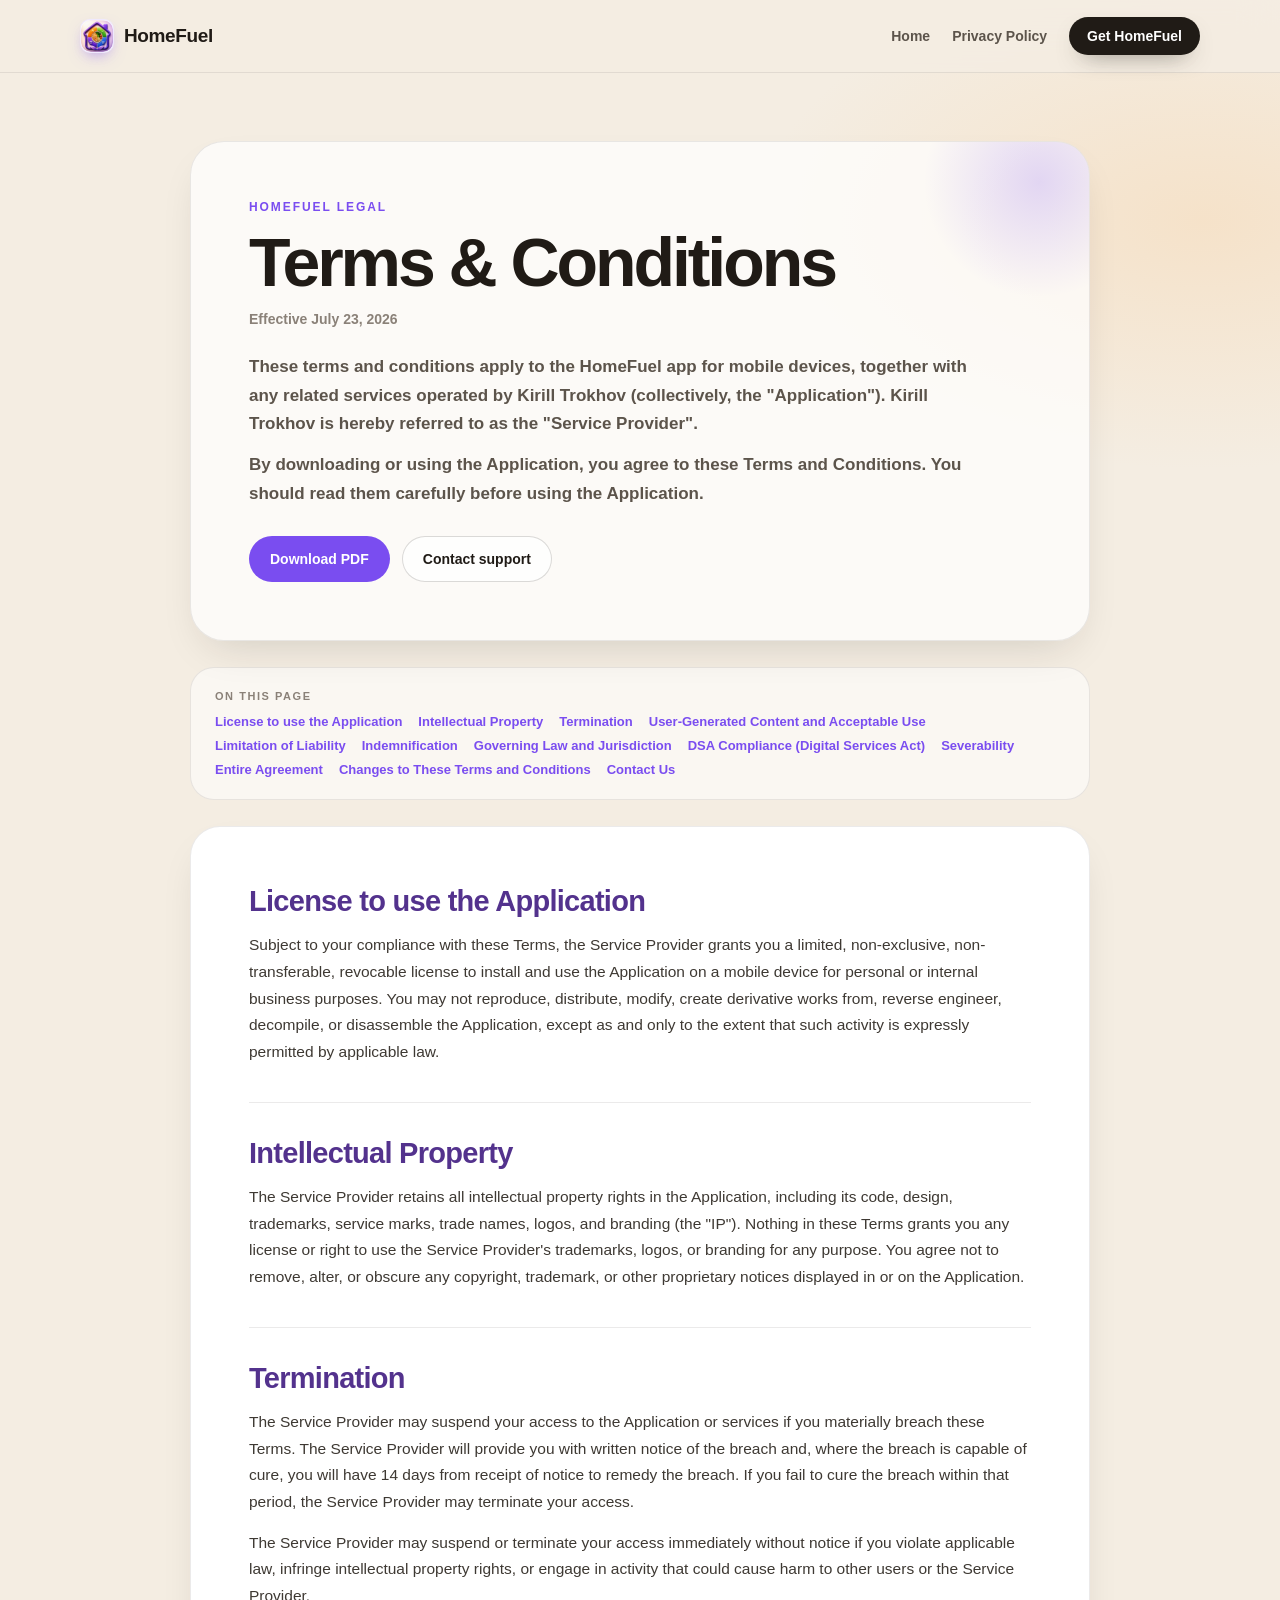
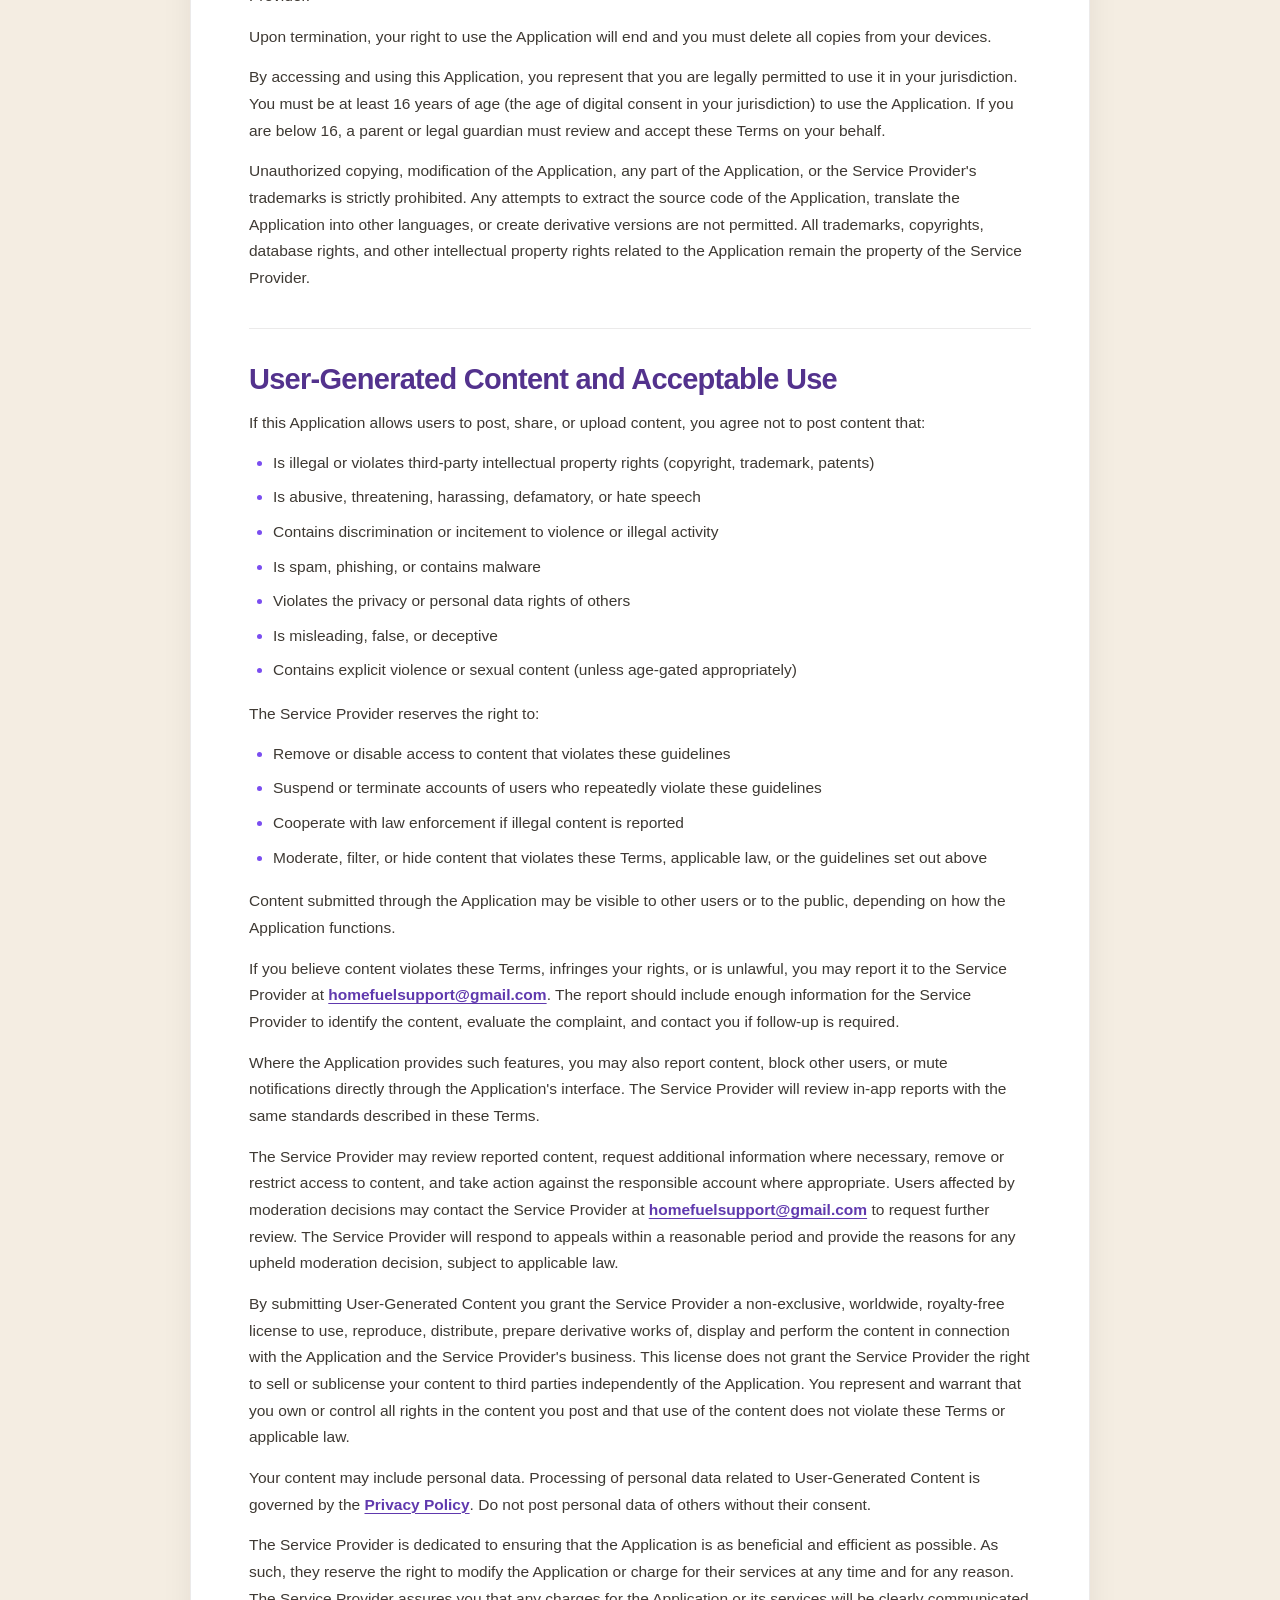
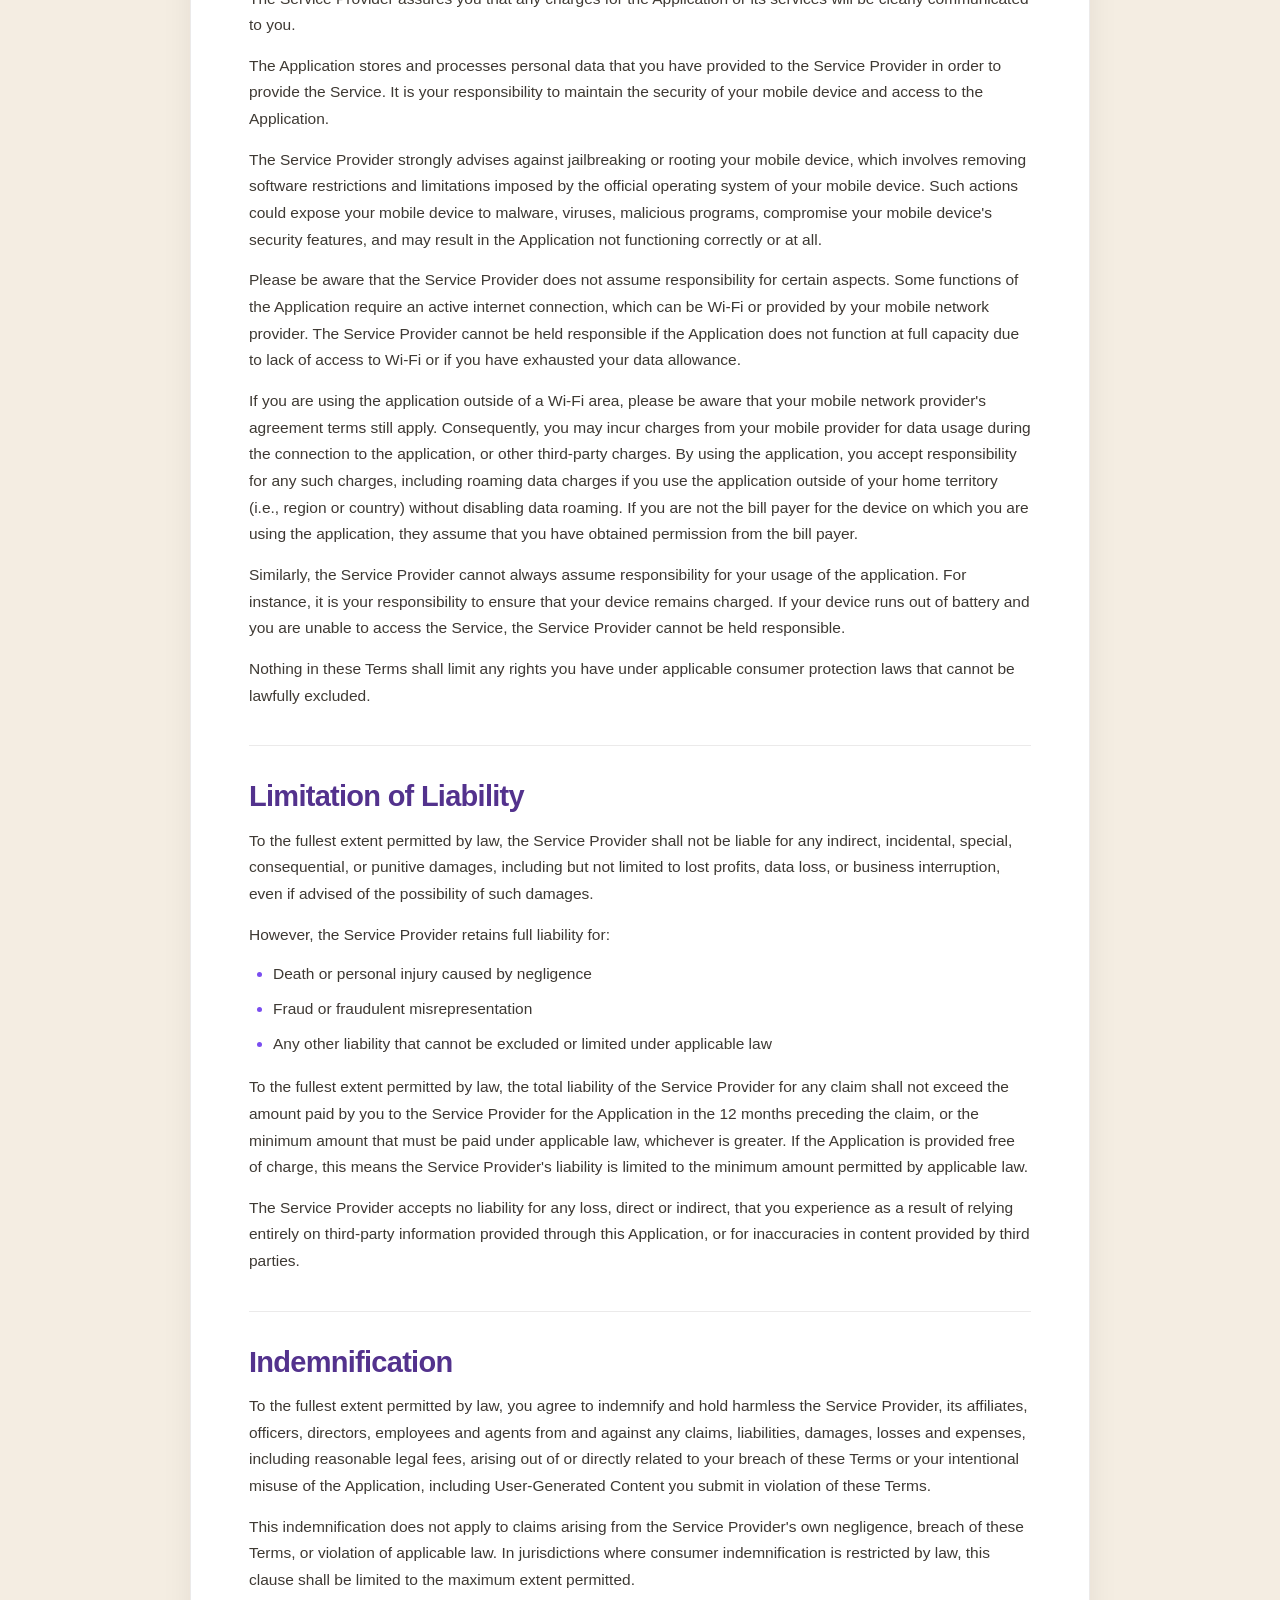
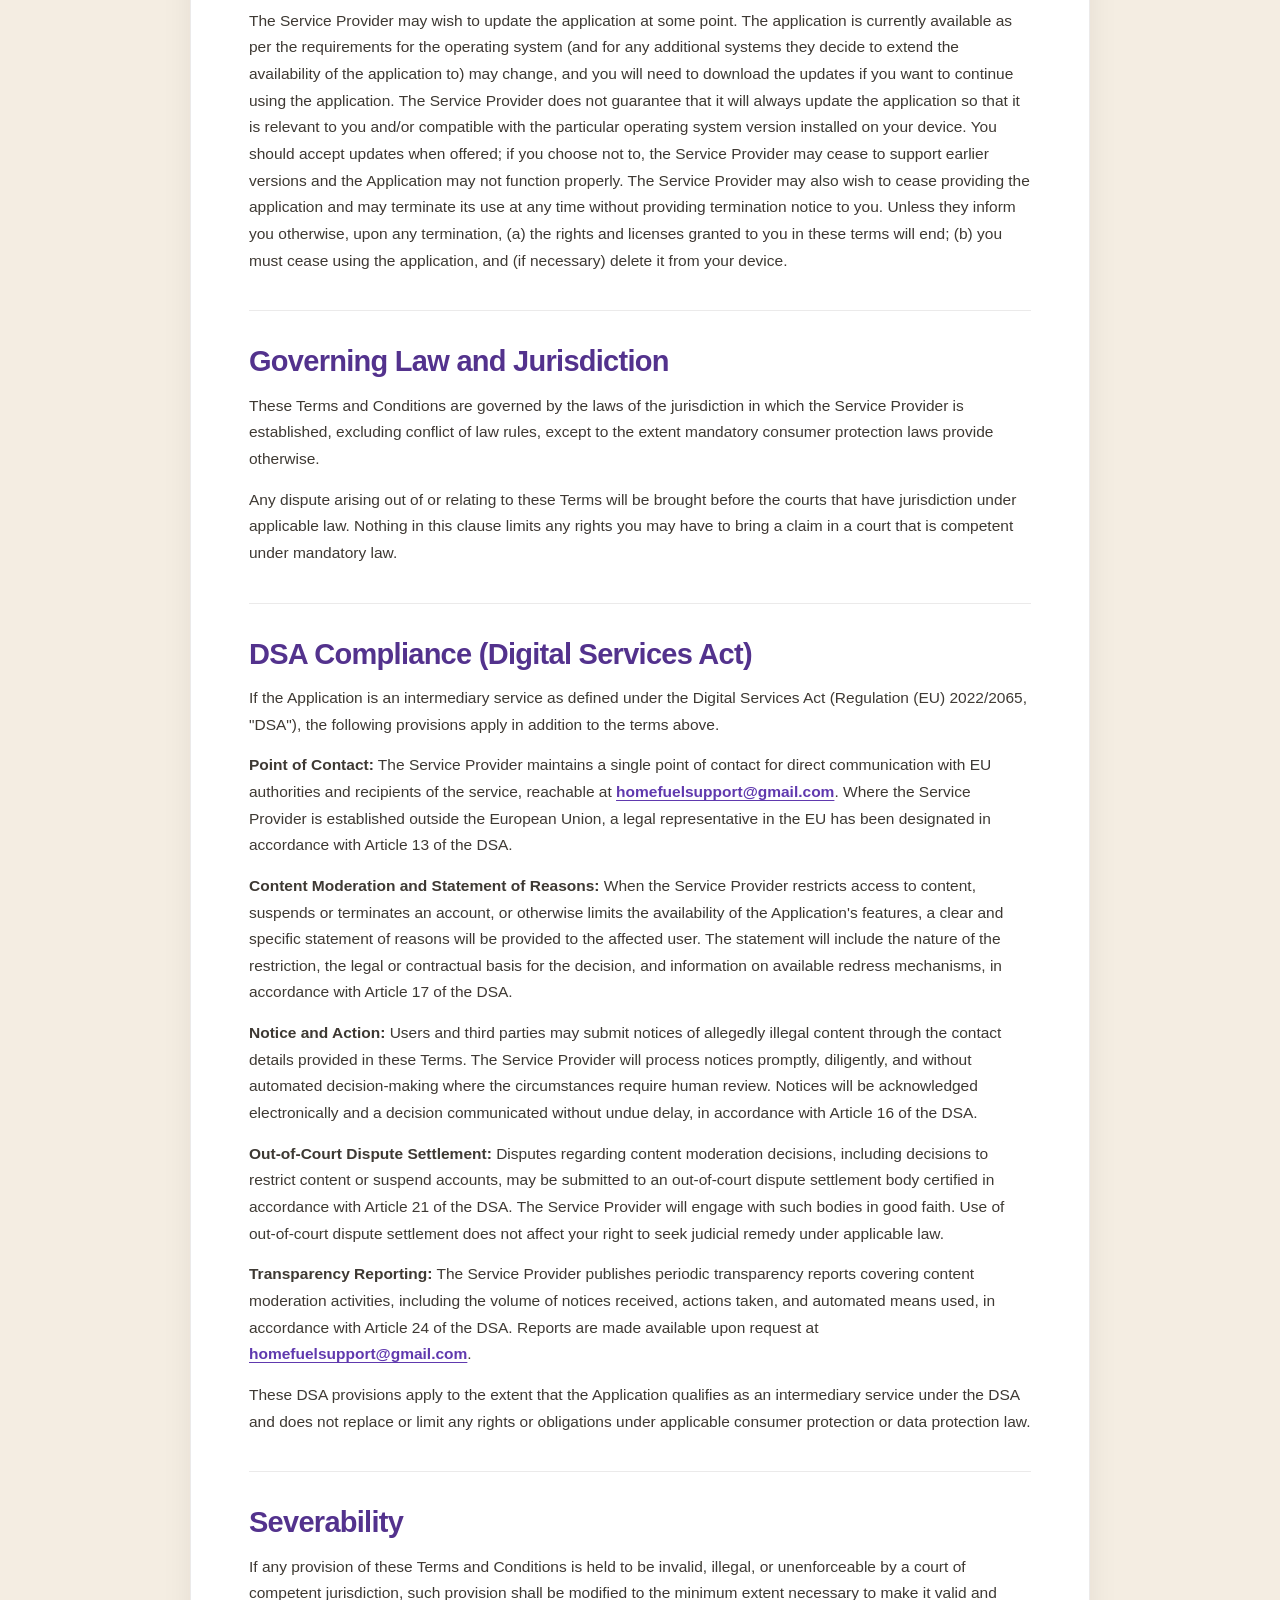
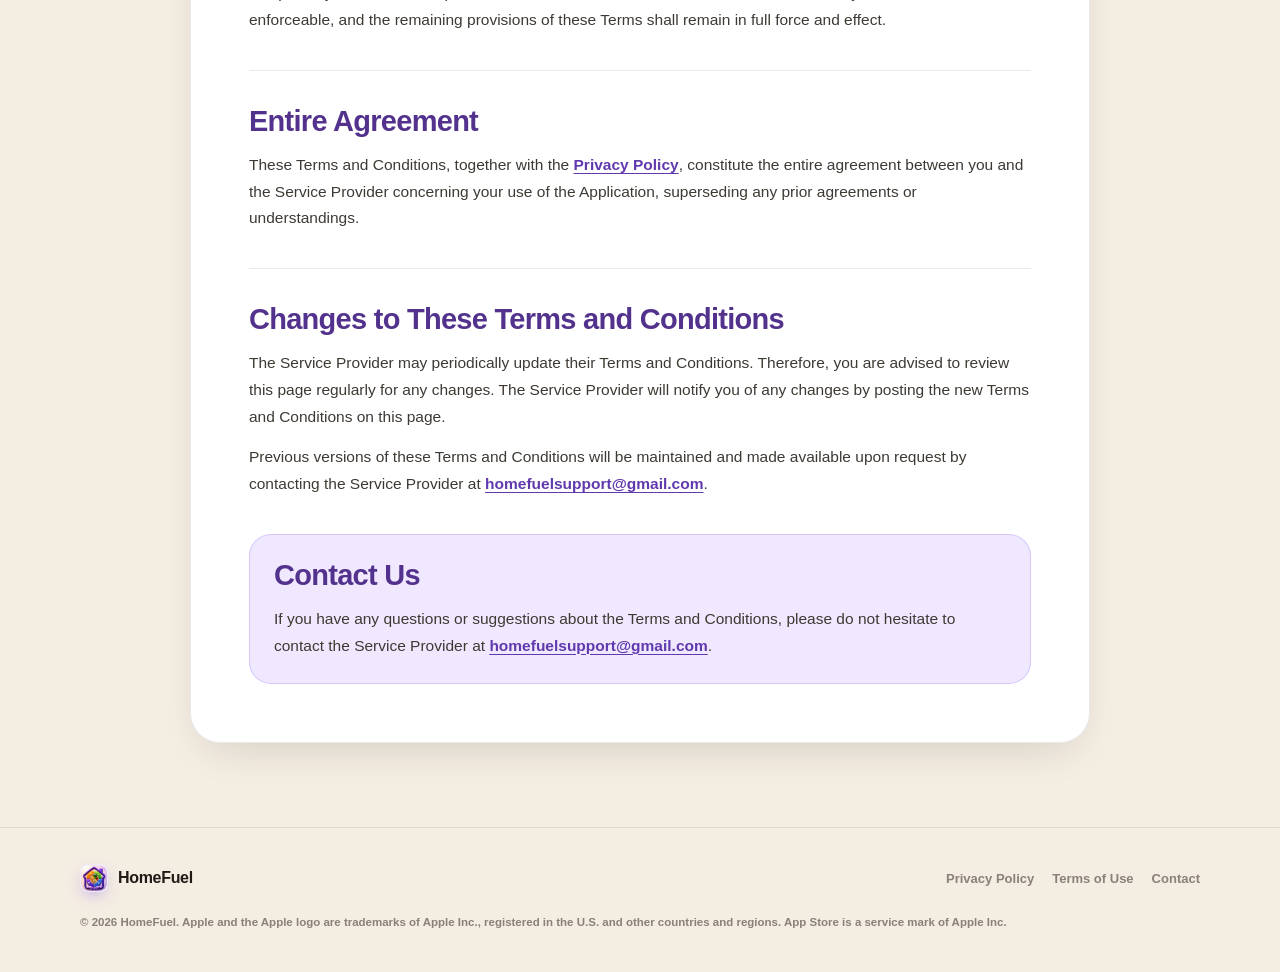
<file: terms.html>
<!DOCTYPE html>
<html lang="en">
<head>
  <meta charset="UTF-8" />
  <meta name="viewport" content="width=device-width, initial-scale=1.0" />
  <title>Terms &amp; Conditions | HomeFuel</title>
  <meta name="description" content="Read the HomeFuel Terms &amp; Conditions, effective July 23, 2026." />
  <link rel="canonical" href="https://ktrokhov.github.io/homefuelSite/terms.html" />
  <meta property="og:title" content="HomeFuel Terms &amp; Conditions" />
  <meta property="og:description" content="Read the HomeFuel Terms &amp; Conditions, effective July 23, 2026." />
  <meta property="og:type" content="website" />
  <meta property="og:image" content="https://ktrokhov.github.io/homefuelSite/assets/homefuel-icon.jpg" />
  <meta property="og:image:width" content="1024" />
  <meta property="og:image:height" content="1024" />
  <meta name="twitter:card" content="summary" />
  <link rel="icon" type="image/png" sizes="64x64" href="assets/favicon-homefuel-20260722.png" />
  <link rel="icon" href="favicon.ico?v=20260722" sizes="any" />
  <link rel="shortcut icon" href="favicon.ico?v=20260722" />
  <link rel="apple-touch-icon" sizes="180x180" href="assets/apple-touch-icon.png?v=20260722" />
  <link rel="manifest" href="site.webmanifest?v=20260722" />
  <meta name="theme-color" content="#6f3df0" />
  <link rel="stylesheet" href="styles.css" />
  <link rel="stylesheet" href="legal.css" />
</head>
<body class="legal-page">
  <a class="skip-link" href="#legal-document">Skip to document</a>

  <nav class="legal-nav" aria-label="Primary navigation">
    <div class="wrap legal-nav-inner">
      <a class="brand" href="index.html" aria-label="HomeFuel home">
          <span class="brand-mark" aria-hidden="true">
            <img src="assets/homefuel-icon-192.png" alt="" />
          </span>
          HomeFuel
        </a>
      <div class="legal-nav-links">
        <a href="index.html">Home</a>
        <a href="privacy.html">Privacy Policy</a>
        <a class="legal-nav-cta" href="https://apps.apple.com/us/app/homefuel-calorie-tracker/id6476710081" aria-label="Download HomeFuel on the App Store">Get HomeFuel</a>
      </div>
    </div>
  </nav>

  <main class="legal-shell" id="legal-document">
    <header class="legal-hero">
      <p class="eyebrow tint">HomeFuel legal</p>
      <h1>Terms &amp; Conditions</h1>
      <p class="legal-effective">Effective July 23, 2026</p>
      <div class="legal-summary">
        <p>These terms and conditions apply to the HomeFuel app for mobile devices, together with any related services operated by Kirill Trokhov (collectively, the "Application"). Kirill Trokhov is hereby referred to as the "Service Provider".</p>
        <p>By downloading or using the Application, you agree to these Terms and Conditions. You should read them carefully before using the Application.</p>
      </div>
      <div class="legal-actions">
        <a class="legal-button primary" href="assets/legal/HomeFuel_Terms_and_Conditions.pdf" download>Download PDF</a>
        <a class="legal-button" href="mailto:homefuelsupport@gmail.com">Contact support</a>
      </div>
    </header>

    <nav class="legal-toc" aria-label="On this page">
      <span>On this page</span>
      <div>
          <a href="#license-to-use-the-application">License to use the Application</a>
          <a href="#intellectual-property">Intellectual Property</a>
          <a href="#termination">Termination</a>
          <a href="#user-generated-content-and-acceptable-use">User-Generated Content and Acceptable Use</a>
          <a href="#limitation-of-liability">Limitation of Liability</a>
          <a href="#indemnification">Indemnification</a>
          <a href="#governing-law-and-jurisdiction">Governing Law and Jurisdiction</a>
          <a href="#dsa-compliance-digital-services-act">DSA Compliance (Digital Services Act)</a>
          <a href="#severability">Severability</a>
          <a href="#entire-agreement">Entire Agreement</a>
          <a href="#changes-to-these-terms-and-conditions">Changes to These Terms and Conditions</a>
          <a href="#contact-us">Contact Us</a>
      </div>
    </nav>

    <article class="legal-document">
      <section id="license-to-use-the-application">
        <h2>License to use the Application</h2>
        <p>Subject to your compliance with these Terms, the Service Provider grants you a limited, non-exclusive, non-transferable, revocable license to install and use the Application on a mobile device for personal or internal business purposes. You may not reproduce, distribute, modify, create derivative works from, reverse engineer, decompile, or disassemble the Application, except as and only to the extent that such activity is expressly permitted by applicable law.</p>
      </section>
      <section id="intellectual-property">
        <h2>Intellectual Property</h2>
        <p>The Service Provider retains all intellectual property rights in the Application, including its code, design, trademarks, service marks, trade names, logos, and branding (the "IP"). Nothing in these Terms grants you any license or right to use the Service Provider's trademarks, logos, or branding for any purpose. You agree not to remove, alter, or obscure any copyright, trademark, or other proprietary notices displayed in or on the Application.</p>
      </section>
      <section id="termination">
        <h2>Termination</h2>
        <p>The Service Provider may suspend your access to the Application or services if you materially breach these Terms. The Service Provider will provide you with written notice of the breach and, where the breach is capable of cure, you will have 14 days from receipt of notice to remedy the breach. If you fail to cure the breach within that period, the Service Provider may terminate your access.</p>
        <p>The Service Provider may suspend or terminate your access immediately without notice if you violate applicable law, infringe intellectual property rights, or engage in activity that could cause harm to other users or the Service Provider.</p>
        <p>Upon termination, your right to use the Application will end and you must delete all copies from your devices.</p>
        <p>By accessing and using this Application, you represent that you are legally permitted to use it in your jurisdiction. You must be at least 16 years of age (the age of digital consent in your jurisdiction) to use the Application. If you are below 16, a parent or legal guardian must review and accept these Terms on your behalf.</p>
        <p>Unauthorized copying, modification of the Application, any part of the Application, or the Service Provider's trademarks is strictly prohibited. Any attempts to extract the source code of the Application, translate the Application into other languages, or create derivative versions are not permitted. All trademarks, copyrights, database rights, and other intellectual property rights related to the Application remain the property of the Service Provider.</p>
      </section>
      <section id="user-generated-content-and-acceptable-use">
        <h2>User-Generated Content and Acceptable Use</h2>
        <p>If this Application allows users to post, share, or upload content, you agree not to post content that:</p>
        <ul>
          <li>Is illegal or violates third-party intellectual property rights (copyright, trademark, patents)</li>
          <li>Is abusive, threatening, harassing, defamatory, or hate speech</li>
          <li>Contains discrimination or incitement to violence or illegal activity</li>
          <li>Is spam, phishing, or contains malware</li>
          <li>Violates the privacy or personal data rights of others</li>
          <li>Is misleading, false, or deceptive</li>
          <li>Contains explicit violence or sexual content (unless age-gated appropriately)</li>
        </ul>
        <p>The Service Provider reserves the right to:</p>
        <ul>
          <li>Remove or disable access to content that violates these guidelines</li>
          <li>Suspend or terminate accounts of users who repeatedly violate these guidelines</li>
          <li>Cooperate with law enforcement if illegal content is reported</li>
          <li>Moderate, filter, or hide content that violates these Terms, applicable law, or the guidelines set out above</li>
        </ul>
        <p>Content submitted through the Application may be visible to other users or to the public, depending on how the Application functions.</p>
        <p>If you believe content violates these Terms, infringes your rights, or is unlawful, you may report it to the Service Provider at <a href="mailto:homefuelsupport@gmail.com">homefuelsupport@gmail.com</a>. The report should include enough information for the Service Provider to identify the content, evaluate the complaint, and contact you if follow-up is required.</p>
        <p>Where the Application provides such features, you may also report content, block other users, or mute notifications directly through the Application's interface. The Service Provider will review in-app reports with the same standards described in these Terms.</p>
        <p>The Service Provider may review reported content, request additional information where necessary, remove or restrict access to content, and take action against the responsible account where appropriate. Users affected by moderation decisions may contact the Service Provider at <a href="mailto:homefuelsupport@gmail.com">homefuelsupport@gmail.com</a> to request further review. The Service Provider will respond to appeals within a reasonable period and provide the reasons for any upheld moderation decision, subject to applicable law.</p>
        <p>By submitting User-Generated Content you grant the Service Provider a non-exclusive, worldwide, royalty-free license to use, reproduce, distribute, prepare derivative works of, display and perform the content in connection with the Application and the Service Provider's business. This license does not grant the Service Provider the right to sell or sublicense your content to third parties independently of the Application. You represent and warrant that you own or control all rights in the content you post and that use of the content does not violate these Terms or applicable law.</p>
        <p>Your content may include personal data. Processing of personal data related to User-Generated Content is governed by the <a href="privacy.html">Privacy Policy</a>. Do not post personal data of others without their consent.</p>
        <p>The Service Provider is dedicated to ensuring that the Application is as beneficial and efficient as possible. As such, they reserve the right to modify the Application or charge for their services at any time and for any reason. The Service Provider assures you that any charges for the Application or its services will be clearly communicated to you.</p>
        <p>The Application stores and processes personal data that you have provided to the Service Provider in order to provide the Service. It is your responsibility to maintain the security of your mobile device and access to the Application.</p>
        <p>The Service Provider strongly advises against jailbreaking or rooting your mobile device, which involves removing software restrictions and limitations imposed by the official operating system of your mobile device. Such actions could expose your mobile device to malware, viruses, malicious programs, compromise your mobile device's security features, and may result in the Application not functioning correctly or at all.</p>
        <p>Please be aware that the Service Provider does not assume responsibility for certain aspects. Some functions of the Application require an active internet connection, which can be Wi-Fi or provided by your mobile network provider. The Service Provider cannot be held responsible if the Application does not function at full capacity due to lack of access to Wi-Fi or if you have exhausted your data allowance.</p>
        <p>If you are using the application outside of a Wi-Fi area, please be aware that your mobile network provider's agreement terms still apply. Consequently, you may incur charges from your mobile provider for data usage during the connection to the application, or other third-party charges. By using the application, you accept responsibility for any such charges, including roaming data charges if you use the application outside of your home territory (i.e., region or country) without disabling data roaming. If you are not the bill payer for the device on which you are using the application, they assume that you have obtained permission from the bill payer.</p>
        <p>Similarly, the Service Provider cannot always assume responsibility for your usage of the application. For instance, it is your responsibility to ensure that your device remains charged. If your device runs out of battery and you are unable to access the Service, the Service Provider cannot be held responsible.</p>
        <p>Nothing in these Terms shall limit any rights you have under applicable consumer protection laws that cannot be lawfully excluded.</p>
      </section>
      <section id="limitation-of-liability">
        <h2>Limitation of Liability</h2>
        <p>To the fullest extent permitted by law, the Service Provider shall not be liable for any indirect, incidental, special, consequential, or punitive damages, including but not limited to lost profits, data loss, or business interruption, even if advised of the possibility of such damages.</p>
        <p>However, the Service Provider retains full liability for:</p>
        <ul>
          <li>Death or personal injury caused by negligence</li>
          <li>Fraud or fraudulent misrepresentation</li>
          <li>Any other liability that cannot be excluded or limited under applicable law</li>
        </ul>
        <p>To the fullest extent permitted by law, the total liability of the Service Provider for any claim shall not exceed the amount paid by you to the Service Provider for the Application in the 12 months preceding the claim, or the minimum amount that must be paid under applicable law, whichever is greater. If the Application is provided free of charge, this means the Service Provider's liability is limited to the minimum amount permitted by applicable law.</p>
        <p>The Service Provider accepts no liability for any loss, direct or indirect, that you experience as a result of relying entirely on third-party information provided through this Application, or for inaccuracies in content provided by third parties.</p>
      </section>
      <section id="indemnification">
        <h2>Indemnification</h2>
        <p>To the fullest extent permitted by law, you agree to indemnify and hold harmless the Service Provider, its affiliates, officers, directors, employees and agents from and against any claims, liabilities, damages, losses and expenses, including reasonable legal fees, arising out of or directly related to your breach of these Terms or your intentional misuse of the Application, including User-Generated Content you submit in violation of these Terms.</p>
        <p>This indemnification does not apply to claims arising from the Service Provider's own negligence, breach of these Terms, or violation of applicable law. In jurisdictions where consumer indemnification is restricted by law, this clause shall be limited to the maximum extent permitted.</p>
        <p>The Service Provider may wish to update the application at some point. The application is currently available as per the requirements for the operating system (and for any additional systems they decide to extend the availability of the application to) may change, and you will need to download the updates if you want to continue using the application. The Service Provider does not guarantee that it will always update the application so that it is relevant to you and/or compatible with the particular operating system version installed on your device. You should accept updates when offered; if you choose not to, the Service Provider may cease to support earlier versions and the Application may not function properly. The Service Provider may also wish to cease providing the application and may terminate its use at any time without providing termination notice to you. Unless they inform you otherwise, upon any termination, (a) the rights and licenses granted to you in these terms will end; (b) you must cease using the application, and (if necessary) delete it from your device.</p>
      </section>
      <section id="governing-law-and-jurisdiction">
        <h2>Governing Law and Jurisdiction</h2>
        <p>These Terms and Conditions are governed by the laws of the jurisdiction in which the Service Provider is established, excluding conflict of law rules, except to the extent mandatory consumer protection laws provide otherwise.</p>
        <p>Any dispute arising out of or relating to these Terms will be brought before the courts that have jurisdiction under applicable law. Nothing in this clause limits any rights you may have to bring a claim in a court that is competent under mandatory law.</p>
      </section>
      <section id="dsa-compliance-digital-services-act">
        <h2>DSA Compliance (Digital Services Act)</h2>
        <p>If the Application is an intermediary service as defined under the Digital Services Act (Regulation (EU) 2022/2065, "DSA"), the following provisions apply in addition to the terms above.</p>
        <p><strong>Point of Contact:</strong> The Service Provider maintains a single point of contact for direct communication with EU authorities and recipients of the service, reachable at <a href="mailto:homefuelsupport@gmail.com">homefuelsupport@gmail.com</a>. Where the Service Provider is established outside the European Union, a legal representative in the EU has been designated in accordance with Article 13 of the DSA.</p>
        <p><strong>Content Moderation and Statement of Reasons:</strong> When the Service Provider restricts access to content, suspends or terminates an account, or otherwise limits the availability of the Application's features, a clear and specific statement of reasons will be provided to the affected user. The statement will include the nature of the restriction, the legal or contractual basis for the decision, and information on available redress mechanisms, in accordance with Article 17 of the DSA.</p>
        <p><strong>Notice and Action:</strong> Users and third parties may submit notices of allegedly illegal content through the contact details provided in these Terms. The Service Provider will process notices promptly, diligently, and without automated decision-making where the circumstances require human review. Notices will be acknowledged electronically and a decision communicated without undue delay, in accordance with Article 16 of the DSA.</p>
        <p><strong>Out-of-Court Dispute Settlement:</strong> Disputes regarding content moderation decisions, including decisions to restrict content or suspend accounts, may be submitted to an out-of-court dispute settlement body certified in accordance with Article 21 of the DSA. The Service Provider will engage with such bodies in good faith. Use of out-of-court dispute settlement does not affect your right to seek judicial remedy under applicable law.</p>
        <p><strong>Transparency Reporting:</strong> The Service Provider publishes periodic transparency reports covering content moderation activities, including the volume of notices received, actions taken, and automated means used, in accordance with Article 24 of the DSA. Reports are made available upon request at <a href="mailto:homefuelsupport@gmail.com">homefuelsupport@gmail.com</a>.</p>
        <p>These DSA provisions apply to the extent that the Application qualifies as an intermediary service under the DSA and does not replace or limit any rights or obligations under applicable consumer protection or data protection law.</p>
      </section>
      <section id="severability">
        <h2>Severability</h2>
        <p>If any provision of these Terms and Conditions is held to be invalid, illegal, or unenforceable by a court of competent jurisdiction, such provision shall be modified to the minimum extent necessary to make it valid and enforceable, and the remaining provisions of these Terms shall remain in full force and effect.</p>
      </section>
      <section id="entire-agreement">
        <h2>Entire Agreement</h2>
        <p>These Terms and Conditions, together with the <a href="privacy.html">Privacy Policy</a>, constitute the entire agreement between you and the Service Provider concerning your use of the Application, superseding any prior agreements or understandings.</p>
      </section>
      <section id="changes-to-these-terms-and-conditions">
        <h2>Changes to These Terms and Conditions</h2>
        <p>The Service Provider may periodically update their Terms and Conditions. Therefore, you are advised to review this page regularly for any changes. The Service Provider will notify you of any changes by posting the new Terms and Conditions on this page.</p>
        <p>Previous versions of these Terms and Conditions will be maintained and made available upon request by contacting the Service Provider at <a href="mailto:homefuelsupport@gmail.com">homefuelsupport@gmail.com</a>.</p>
      </section>
      <section id="contact-us" class="legal-contact">
        <h2>Contact Us</h2>
        <p>If you have any questions or suggestions about the Terms and Conditions, please do not hesitate to contact the Service Provider at <a href="mailto:homefuelsupport@gmail.com">homefuelsupport@gmail.com</a>.</p>
      </section>
    </article>
  </main>

  <footer class="legal-footer">
    <div class="wrap legal-footer-inner">
      <div class="legal-footer-top">
        <a class="brand" href="index.html" aria-label="HomeFuel home">
          <span class="brand-mark" aria-hidden="true">
            <img src="assets/homefuel-icon-192.png" alt="" />
          </span>
          HomeFuel
        </a>
        <div class="legal-footer-links">
          <a href="privacy.html">Privacy Policy</a>
          <a href="terms.html">Terms of Use</a>
          <a href="mailto:homefuelsupport@gmail.com">Contact</a>
        </div>
      </div>
      <p>© <span id="year">2026</span> HomeFuel. Apple and the Apple logo are trademarks of Apple Inc., registered in the U.S. and other countries and regions. App Store is a service mark of Apple Inc.</p>
    </div>
  </footer>

  <script src="script.js"></script>
</body>
</html>
</file>
<file: styles.css>
/* ============================================================
   HomeFuel — marketing site
   Design system mirrors the iOS app: warm cream world, ink-black
   rounded type, violet/amber/red fuel rings, fresh green, PLUS
   orange + PRO black. No frameworks, no build step.
   ============================================================ */

:root {
  /* Ink + surfaces (the app's warm light world) */
  --bg: #f4ede2;
  --bg-wash-a: #ddcfec;   /* lavender */
  --bg-wash-b: #f6e3cf;   /* peach */
  --card: #ffffff;
  --card-soft: #faf6ee;
  --line: rgba(32, 27, 22, 0.09);
  --line-strong: rgba(32, 27, 22, 0.16);
  --ink: #201b16;
  --ink-2: #5c544b;
  --ink-3: #8a8178;

  /* Brand */
  --accent: #7a4df0;          /* violet — Eat ring family */
  --accent-soft: #efe8ff;
  --fresh: #2fa361;           /* green — good things */
  --fresh-soft: #e7f4ec;
  --amber: #f09a12;           /* Fuel ring family */
  --amber-soft: #fdf0da;
  --move: #ff2d55;            /* Move ring — Apple red */
  --move-soft: #ffe6ec;
  --plus: #f2811d;            /* PLUS tier */
  --pro: #1c1917;             /* PRO tier */
  --gold: #edb01c;

  /* Dark energy surfaces */
  --night: #0b0a09;
  --night-card: #171512;
  --night-line: rgba(255, 255, 255, 0.09);

  --radius-xl: 34px;
  --radius-lg: 26px;
  --radius-md: 18px;

  --font: ui-rounded, "SF Pro Rounded", -apple-system,
          BlinkMacSystemFont, "Segoe UI", Roboto, "Helvetica Neue",
          Arial, sans-serif;
  --shadow-card: 0 18px 44px -18px rgba(32, 27, 22, 0.18);
  --shadow-pop: 0 26px 70px -22px rgba(32, 27, 22, 0.33);
}

* { margin: 0; padding: 0; box-sizing: border-box; }

html { scroll-behavior: smooth; }

body {
  font-family: var(--font);
  background: var(--bg);
  color: var(--ink);
  -webkit-font-smoothing: antialiased;
  overflow-x: hidden;
}

::selection { background: rgba(122, 77, 240, 0.22); }

img { display: block; max-width: 100%; }
a { color: inherit; text-decoration: none; }
button { font-family: inherit; }

.wrap {
  width: min(1120px, calc(100% - 48px));
  margin: 0 auto;
}

/* ---------- Type scale ---------- */

.eyebrow {
  font-size: 12px;
  font-weight: 800;
  letter-spacing: 0.16em;
  text-transform: uppercase;
  color: var(--ink-3);
}
.eyebrow.tint { color: var(--accent); }
.eyebrow.fresh { color: var(--fresh); }

h1, h2, h3 { letter-spacing: -0.03em; line-height: 1.02; }

.h-display {
  font-size: clamp(44px, 7vw, 78px);
  font-weight: 900;
}
.h-section {
  font-size: clamp(30px, 4.4vw, 46px);
  font-weight: 900;
}
.lede {
  font-size: clamp(16px, 2vw, 19px);
  line-height: 1.55;
  color: var(--ink-2);
  font-weight: 600;
}

/* ---------- Scroll reveal ---------- */

.reveal {
  opacity: 0;
  transform: translateY(22px);
  transition: opacity 0.7s cubic-bezier(0.2, 0.7, 0.2, 1),
              transform 0.7s cubic-bezier(0.2, 0.7, 0.2, 1);
}
.reveal.in { opacity: 1; transform: none; }

@media (prefers-reduced-motion: reduce) {
  .reveal { opacity: 1; transform: none; transition: none; }
  html { scroll-behavior: auto; }
}

/* ============================================================
   NAV
   ============================================================ */

.nav {
  position: fixed;
  inset: 0 0 auto 0;
  z-index: 60;
  transition: background 0.3s ease, box-shadow 0.3s ease;
}
.nav.scrolled {
  background: rgba(244, 237, 226, 0.82);
  -webkit-backdrop-filter: blur(18px);
  backdrop-filter: blur(18px);
  box-shadow: 0 1px 0 var(--line);
}
.nav-inner {
  display: flex;
  align-items: center;
  gap: 28px;
  padding: 16px 0;
}
.brand {
  display: flex;
  align-items: center;
  gap: 10px;
  font-size: 19px;
  font-weight: 900;
  letter-spacing: -0.02em;
}
.brand-mark {
  width: 34px;
  height: 34px;
  border-radius: 10px;
  background: #fff;
  display: grid;
  place-items: center;
  overflow: hidden;
  border: 1px solid rgba(122, 77, 240, 0.12);
  box-shadow: 0 6px 16px -6px rgba(122, 77, 240, 0.6);
}
.brand-mark img {
  width: 100%;
  height: 100%;
  display: block;
  object-fit: cover;
  border-radius: inherit;
}
.nav-links {
  display: flex;
  gap: 26px;
  margin-left: auto;
}
.nav-links a {
  font-size: 14.5px;
  font-weight: 800;
  color: var(--ink-2);
  transition: color 0.2s;
}
.nav-links a:hover { color: var(--ink); }
.nav-cta {
  background: var(--ink);
  color: #fff;
  font-size: 14px;
  font-weight: 800;
  padding: 11px 20px;
  border-radius: 999px;
  transition: transform 0.15s ease, box-shadow 0.2s ease;
  box-shadow: 0 10px 22px -10px rgba(32, 27, 22, 0.55);
}
.nav-cta:hover { transform: translateY(-1px); }

/* ============================================================
   HERO
   ============================================================ */

.hero {
  position: relative;
  padding: 148px 0 40px;
  overflow: hidden;
}
.hero-wash {
  position: absolute;
  inset: 0;
  background:
    radial-gradient(900px 520px at 12% -6%, var(--bg-wash-a), transparent 62%),
    radial-gradient(900px 560px at 88% 4%, var(--bg-wash-b), transparent 60%);
  pointer-events: none;
}
.hero-grid {
  position: relative;
  display: grid;
  grid-template-columns: 1.05fr 0.95fr;
  gap: 40px;
  align-items: center;
}
.hero-copy .eyebrow { margin-bottom: 18px; }
.hero-copy h1 { margin-bottom: 20px; }
.hero-copy h1 .grad {
  background: linear-gradient(92deg, #7a4df0, #b06df5 55%, #f09a12);
  -webkit-background-clip: text;
  background-clip: text;
  color: transparent;
}
.hero-copy .lede { max-width: 34em; margin-bottom: 30px; }

.store-row {
  display: flex;
  align-items: center;
  gap: 14px;
  flex-wrap: wrap;
}
.app-store-link {
  display: inline-flex;
  align-items: center;
  justify-content: center;
  padding: 12px;
  border-radius: 12px;
  line-height: 0;
}
.app-store-link:focus-visible {
  outline: 3px solid rgba(122, 77, 240, 0.45);
  outline-offset: 2px;
}
.app-store-artwork {
  width: auto;
  height: 48px;
  max-width: none;
}
.store-badge {
  display: inline-flex;
  align-items: center;
  gap: 11px;
  background: #000;
  color: #fff;
  border-radius: 14px;
  padding: 11px 20px 11px 16px;
  transition: transform 0.15s ease, box-shadow 0.25s ease;
  box-shadow: 0 16px 34px -14px rgba(0, 0, 0, 0.55);
}
.store-badge:hover { transform: translateY(-2px) scale(1.015); }
.store-badge svg { width: 26px; height: 26px; flex: none; }
.store-badge .sb-text { line-height: 1.12; }
.store-badge .sb-top { font-size: 10.5px; font-weight: 600; opacity: 0.85; letter-spacing: 0.02em; }
.store-badge .sb-bottom { font-size: 19px; font-weight: 800; letter-spacing: -0.01em; }

.store-badge.android {
  background: var(--card);
  color: var(--ink-2);
  border: 1.5px dashed var(--line-strong);
  box-shadow: none;
  position: relative;
  cursor: default;
}
.store-badge.android:hover { transform: none; }
.store-badge.android svg { opacity: 0.55; }
.dev-chip {
  position: absolute;
  top: -10px;
  right: 10px;
  white-space: nowrap;
  background: var(--amber);
  color: #fff;
  font-size: 8.5px;
  font-weight: 900;
  letter-spacing: 0.12em;
  padding: 4px 9px;
  border-radius: 999px;
  box-shadow: 0 6px 14px -6px rgba(240, 154, 18, 0.7);
}

.hero-props {
  display: flex;
  gap: 20px;
  flex-wrap: wrap;
  margin-top: 30px;
}
.hero-prop {
  display: flex;
  align-items: center;
  gap: 8px;
  font-size: 13.5px;
  font-weight: 800;
  color: var(--ink-2);
}
.hero-prop .dot {
  width: 8px; height: 8px; border-radius: 50%;
}

/* ============================================================
   PHONE MOCKUP (shared frame)
   ============================================================ */

.phone {
  width: 320px;
  border-radius: 52px;
  background: #101010;
  padding: 11px;
  box-shadow:
    0 0 0 1.5px rgba(255, 255, 255, 0.35) inset,
    var(--shadow-pop);
  position: relative;
}
.phone-screen {
  border-radius: 42px;
  overflow: hidden;
  background: linear-gradient(178deg, #dccfe9 0%, #f1e8da 34%, #f4ede1 70%);
  position: relative;
  padding: 14px 14px 12px;
  min-height: 620px;
  display: flex;
  flex-direction: column;
  gap: 11px;
}
.island {
  width: 92px;
  height: 26px;
  background: #0d0d0d;
  border-radius: 999px;
  margin: 2px auto 2px;
  flex: none;
}

/* --- Home mockup pieces --- */

.m-status {
  display: flex;
  justify-content: space-between;
  align-items: center;
  font-size: 11px;
  font-weight: 800;
  padding: 0 8px;
  color: var(--ink);
}
.m-status .sig { display: flex; gap: 3px; align-items: flex-end; }
.m-status .sig i {
  width: 3px; border-radius: 1px; background: var(--ink); display: block;
}

.m-greeting { padding: 2px 4px 0; }
.m-goalchip {
  display: inline-flex;
  align-items: center;
  gap: 5px;
  font-size: 8.5px;
  font-weight: 900;
  letter-spacing: 0.13em;
  color: #7a4df0;
  margin-bottom: 5px;
}
.m-greeting h4 {
  font-size: 25px;
  font-weight: 900;
  letter-spacing: -0.03em;
  line-height: 1.02;
}
.m-greeting .sub {
  margin-top: 5px;
  font-size: 11px;
  font-weight: 700;
  color: var(--ink-2);
}

.m-banner {
  background: rgba(231, 244, 236, 0.9);
  border: 1px solid rgba(47, 163, 97, 0.28);
  border-radius: 17px;
  padding: 10px 12px;
  display: flex;
  align-items: center;
  gap: 9px;
}
.m-banner .avatar {
  width: 28px; height: 28px; border-radius: 50%;
  background: linear-gradient(135deg, #2fa361, #6f3df0);
  color: #fff;
  display: grid; place-items: center;
  font-size: 9px; font-weight: 900;
  flex: none;
}
.m-banner b { font-size: 11.5px; font-weight: 900; display: block; }
.m-banner span { font-size: 9.5px; font-weight: 700; color: var(--ink-2); }
.m-banner .chev { margin-left: auto; color: var(--ink-3); font-weight: 900; }

.m-meal {
  border-radius: 22px;
  overflow: hidden;
  position: relative;
  min-height: 148px;
  display: flex;
  flex-direction: column;
  justify-content: space-between;
  padding: 11px 13px 13px;
  background:
    linear-gradient(200deg, rgba(14, 10, 6, 0) 30%, rgba(14, 10, 6, 0.78) 88%),
    radial-gradient(140px 90px at 78% 30%, #f5b46a, transparent 70%),
    radial-gradient(180px 120px at 24% 76%, #7c4a1e, transparent 74%),
    linear-gradient(140deg, #a8672c, #5e3413 62%, #3c210c);
  color: #fff;
}
.m-meal .cook-chip {
  align-self: flex-start;
  display: inline-flex;
  align-items: center;
  gap: 5px;
  background: rgba(10, 8, 6, 0.55);
  -webkit-backdrop-filter: blur(6px);
  backdrop-filter: blur(6px);
  font-size: 8px;
  font-weight: 900;
  letter-spacing: 0.12em;
  padding: 5px 9px;
  border-radius: 999px;
}
.m-meal h5 { font-size: 19px; font-weight: 900; letter-spacing: -0.02em; line-height: 1.05; }
.m-meal .meta { font-size: 10px; font-weight: 700; opacity: 0.9; margin-top: 3px; }

.m-today {
  background: var(--card);
  border-radius: 22px;
  padding: 13px 14px;
  box-shadow: 0 12px 30px -16px rgba(32, 27, 22, 0.25);
  display: grid;
  grid-template-columns: 1fr auto;
  gap: 6px 10px;
  align-items: center;
}
.m-today .t-eyebrow {
  grid-column: 1 / -1;
  font-size: 8.5px;
  font-weight: 900;
  letter-spacing: 0.14em;
  color: var(--ink-3);
}
.m-today .pct { font-size: 30px; font-weight: 900; letter-spacing: -0.03em; }
.m-today .pct small { font-size: 13px; color: var(--ink-3); font-weight: 900; }
.m-today .pace { font-size: 10.5px; font-weight: 800; color: var(--ink-2); }
.m-today .closed-chip {
  justify-self: start;
  display: inline-flex;
  align-items: center;
  gap: 4px;
  background: var(--fresh-soft);
  color: var(--fresh);
  font-size: 8.5px;
  font-weight: 900;
  letter-spacing: 0.08em;
  padding: 4px 8px;
  border-radius: 999px;
}
.m-rings { grid-column: 2; grid-row: 2 / span 3; align-self: center; }

.m-bars {
  grid-column: 1 / -1;
  display: grid;
  grid-template-columns: repeat(3, 1fr);
  gap: 8px;
  margin-top: 6px;
}
.m-bar b {
  display: flex;
  justify-content: space-between;
  font-size: 8px;
  font-weight: 900;
  letter-spacing: 0.06em;
  color: var(--ink-3);
  margin-bottom: 4px;
}
.m-bar b i { font-style: normal; color: var(--ink); }
.m-bar .track {
  height: 5px;
  border-radius: 999px;
  background: rgba(32, 27, 22, 0.08);
  overflow: hidden;
}
.m-bar .fill { height: 100%; border-radius: 999px; }

.m-usefirst { padding: 0 3px; }
.m-usefirst .uf-head {
  display: flex;
  justify-content: space-between;
  align-items: baseline;
  margin-bottom: 7px;
}
.m-usefirst .uf-head b {
  font-size: 10px; font-weight: 900; letter-spacing: 0.13em; color: var(--move);
}
.m-usefirst .uf-head span { font-size: 9px; font-weight: 800; color: var(--ink-3); }
.uf-row { display: grid; grid-template-columns: repeat(3, 1fr); gap: 8px; }
.uf-card {
  border-radius: 15px;
  height: 62px;
  position: relative;
  overflow: hidden;
  box-shadow: 0 8px 18px -10px rgba(32, 27, 22, 0.3);
}
.uf-card em {
  position: absolute;
  left: 7px; bottom: 5px;
  font-style: normal;
  font-size: 8px;
  font-weight: 900;
  color: #fff;
  text-shadow: 0 1px 6px rgba(0, 0, 0, 0.5);
}
.uf-card .d {
  position: absolute;
  top: 5px; right: 5px;
  font-size: 7px; font-weight: 900;
  background: rgba(255, 255, 255, 0.92);
  border-radius: 999px;
  padding: 2px 6px;
}
.uf-1 { background: radial-gradient(60px 40px at 60% 35%, #ff9d76, transparent 72%), linear-gradient(150deg, #e8663c, #99331c); }
.uf-1 .d { color: #d43e2a; }
.uf-2 { background: radial-gradient(60px 40px at 40% 30%, #b8e6a0, transparent 72%), linear-gradient(150deg, #4c9948, #1d5c2e); }
.uf-2 .d { color: #2a7f3f; }
.uf-3 { background: radial-gradient(60px 44px at 55% 30%, #ffe9a8, transparent 72%), linear-gradient(150deg, #d8a133, #8a5c14); }
.uf-3 .d { color: #b07c14; }

.m-tabbar {
  margin-top: auto;
  background: rgba(255, 255, 255, 0.88);
  -webkit-backdrop-filter: blur(10px);
  backdrop-filter: blur(10px);
  border: 1px solid rgba(255, 255, 255, 0.9);
  box-shadow: 0 14px 30px -16px rgba(32, 27, 22, 0.35);
  border-radius: 999px;
  display: flex;
  justify-content: space-around;
  padding: 8px 10px;
}
.m-tab {
  display: flex;
  flex-direction: column;
  align-items: center;
  gap: 2px;
  font-size: 7.5px;
  font-weight: 800;
  color: var(--ink-3);
}
.m-tab svg { width: 17px; height: 17px; }
.m-tab.on { color: var(--accent); }
.m-tab.on .tab-pill {
  position: absolute;
  inset: -6px -12px;
  background: var(--accent-soft);
  border-radius: 999px;
  z-index: -1;
}
.m-tab { position: relative; z-index: 0; }

/* Floating chips around hero phone */

.hero-phone-zone {
  position: relative;
  display: flex;
  justify-content: center;
  padding: 12px 0 26px;
}
.float-chip {
  position: absolute;
  background: var(--card);
  border-radius: 16px;
  box-shadow: var(--shadow-card);
  border: 1px solid var(--line);
  padding: 10px 14px;
  font-size: 12px;
  font-weight: 800;
  display: flex;
  align-items: center;
  gap: 8px;
  animation: floaty 5.4s ease-in-out infinite;
}
.float-chip .ic {
  width: 26px; height: 26px;
  border-radius: 9px;
  display: grid;
  place-items: center;
  color: #fff;
  font-size: 12px;
  flex: none;
}
.float-chip small { display: block; font-size: 10px; font-weight: 700; color: var(--ink-3); }
.fc-1 { top: 42%; left: -26px; animation-delay: 0.4s; }
.fc-2 { bottom: 21%; right: -10px; animation-delay: 1.3s; }
.fc-3 { bottom: -1%; left: 0; animation-delay: 2.2s; }

@keyframes floaty {
  0%, 100% { transform: translateY(0); }
  50% { transform: translateY(-9px); }
}
@media (prefers-reduced-motion: reduce) {
  .float-chip { animation: none; }
}

/* ============================================================
   STATS STRIP
   ============================================================ */

.strip {
  border-block: 1px solid var(--line);
  background: rgba(255, 255, 255, 0.5);
}
.strip-inner {
  display: grid;
  grid-template-columns: repeat(4, 1fr);
  gap: 18px;
  padding: 26px 0;
  text-align: center;
}
.strip-item b {
  display: block;
  font-size: clamp(20px, 2.6vw, 27px);
  font-weight: 900;
  letter-spacing: -0.02em;
}
.strip-item span {
  font-size: 12.5px;
  font-weight: 700;
  color: var(--ink-3);
}

/* ============================================================
   SECTIONS (shared)
   ============================================================ */

.section { padding: 96px 0; }
.section-head {
  max-width: 620px;
  margin-bottom: 52px;
}
.section-head .eyebrow { margin-bottom: 14px; }
.section-head h2 { margin-bottom: 16px; }
.section-head.center { margin-inline: auto; text-align: center; }

/* ============================================================
   FEATURES GRID
   ============================================================ */

.features-grid {
  display: grid;
  grid-template-columns: repeat(3, 1fr);
  gap: 18px;
}
.feature {
  background: var(--card);
  border: 1px solid var(--line);
  border-radius: var(--radius-lg);
  padding: 26px 24px;
  box-shadow: 0 10px 26px -18px rgba(32, 27, 22, 0.16);
  transition: transform 0.22s ease, box-shadow 0.22s ease;
}
.feature:hover {
  transform: translateY(-4px);
  box-shadow: var(--shadow-card);
}
.feature .f-ic {
  width: 46px; height: 46px;
  border-radius: 15px;
  display: grid;
  place-items: center;
  margin-bottom: 16px;
  color: #fff;
  box-shadow: 0 10px 20px -10px rgba(32, 27, 22, 0.4);
}
.feature .f-ic svg { width: 23px; height: 23px; }
.feature h3 { font-size: 18.5px; font-weight: 900; margin-bottom: 8px; }
.feature p { font-size: 14px; line-height: 1.55; color: var(--ink-2); font-weight: 600; }
.feature .tier-tag {
  display: inline-flex;
  align-items: center;
  gap: 5px;
  margin-top: 13px;
  font-size: 9.5px;
  font-weight: 900;
  letter-spacing: 0.1em;
  border-radius: 999px;
  padding: 4px 10px;
}
.tier-tag.plus { background: rgba(242, 129, 29, 0.12); color: var(--plus); }
.tier-tag.pro { background: rgba(28, 25, 23, 0.08); color: var(--pro); }

/* ============================================================
   TUTORIAL
   ============================================================ */

.tutorial { background: linear-gradient(180deg, transparent, rgba(255, 255, 255, 0.65) 14%, rgba(255, 255, 255, 0.65) 86%, transparent); }

.step {
  display: grid;
  grid-template-columns: 1fr 1fr;
  gap: clamp(28px, 5vw, 72px);
  align-items: center;
  padding: 46px 0;
}
.step + .step { border-top: 1px dashed var(--line-strong); }
.step:nth-child(even) .step-visual { order: -1; }

.step-num {
  display: inline-grid;
  place-items: center;
  width: 42px; height: 42px;
  border-radius: 14px;
  font-size: 17px;
  font-weight: 900;
  color: #fff;
  margin-bottom: 16px;
  box-shadow: 0 12px 24px -10px rgba(32, 27, 22, 0.4);
}
.step h3 { font-size: clamp(23px, 3vw, 30px); font-weight: 900; margin-bottom: 12px; }
.step p { font-size: 15.5px; line-height: 1.6; color: var(--ink-2); font-weight: 600; max-width: 30em; }
.step .swipe-legend {
  display: flex;
  flex-wrap: wrap;
  gap: 8px;
  margin-top: 16px;
}
.swipe-legend span {
  font-size: 11px;
  font-weight: 900;
  padding: 6px 11px;
  border-radius: 999px;
  letter-spacing: 0.04em;
}
.sl-keep { background: var(--fresh-soft); color: var(--fresh); }
.sl-used { background: var(--accent-soft); color: var(--accent); }
.sl-trash { background: var(--move-soft); color: var(--move); }
.sl-buy { background: var(--amber-soft); color: #c07708; }

.step-visual { display: flex; justify-content: center; }

/* --- Step cards (mini mockups) --- */

.mini-card {
  width: min(360px, 100%);
  background: var(--card);
  border-radius: var(--radius-lg);
  border: 1px solid var(--line);
  box-shadow: var(--shadow-card);
  padding: 18px;
}
.mini-head {
  display: flex;
  align-items: center;
  justify-content: space-between;
  margin-bottom: 14px;
}
.mini-head b { font-size: 12px; font-weight: 900; letter-spacing: 0.12em; color: var(--ink-3); }
.mini-head .count-pill {
  font-size: 11px;
  font-weight: 900;
  background: var(--fresh);
  color: #fff;
  padding: 3px 9px;
  border-radius: 999px;
}

/* step 1 — put away rows */
.pa-row {
  display: flex;
  align-items: center;
  gap: 11px;
  padding: 10px 4px;
}
.pa-row + .pa-row { border-top: 1px solid var(--line); }
.pa-thumb {
  width: 38px; height: 38px;
  border-radius: 12px;
  flex: none;
}
.pa-row .pa-name { font-size: 14px; font-weight: 800; }
.pa-row .pa-name small { display: block; font-size: 11px; font-weight: 700; color: var(--ink-3); }
.space-chip {
  margin-left: auto;
  font-size: 10px;
  font-weight: 900;
  padding: 5px 10px;
  border-radius: 999px;
  letter-spacing: 0.05em;
}
.sp-fridge { background: #e3edf6; color: #3f6f9e; }
.sp-freezer { background: #e7f1f8; color: #5c93b8; }
.sp-pantry { background: #f3ecdc; color: #92742e; }

/* step 2 — swipe deck */
.deck { position: relative; width: min(300px, 100%); height: 360px; }
.deck-card {
  position: absolute;
  inset: 0;
  background: var(--card);
  border-radius: 26px;
  border: 1px solid var(--line);
  box-shadow: var(--shadow-card);
  overflow: hidden;
  display: flex;
  flex-direction: column;
}
.deck-card.back-1 { transform: scale(0.94) translateY(16px); opacity: 0.65; }
.deck-card.back-2 { transform: scale(0.88) translateY(30px); opacity: 0.35; }
.deck-card.front {
  transform: rotate(4deg) translateX(10px);
  animation: deck-sway 5s ease-in-out infinite;
}
@keyframes deck-sway {
  0%, 100% { transform: rotate(4deg) translateX(10px); }
  50% { transform: rotate(1.2deg) translateX(2px); }
}
@media (prefers-reduced-motion: reduce) { .deck-card.front { animation: none; } }
.deck-photo {
  height: 58%;
  background:
    radial-gradient(120px 76px at 62% 40%, #ffb28c, transparent 70%),
    linear-gradient(155deg, #ee7a52, #a03a22 70%);
  position: relative;
}
.deck-stamp {
  position: absolute;
  top: 18px; left: 14px;
  transform: rotate(-9deg);
  border: 3px solid var(--fresh);
  color: var(--fresh);
  font-size: 15px;
  font-weight: 900;
  letter-spacing: 0.1em;
  padding: 5px 12px;
  border-radius: 10px;
  background: rgba(255, 255, 255, 0.9);
}
.deck-body { padding: 14px 16px; }
.deck-body h4 { font-size: 19px; font-weight: 900; }
.deck-body .deck-meta { font-size: 12px; font-weight: 700; color: var(--ink-2); margin-top: 3px; }
.deck-days {
  display: inline-block;
  margin-top: 10px;
  font-size: 10.5px;
  font-weight: 900;
  background: var(--move-soft);
  color: var(--move);
  padding: 4px 10px;
  border-radius: 999px;
}

/* step 3 — week plan */
.plan-row {
  display: flex;
  align-items: center;
  gap: 11px;
  padding: 10px 4px;
}
.plan-row + .plan-row { border-top: 1px solid var(--line); }
.plan-slot {
  width: 34px; height: 34px;
  border-radius: 11px;
  display: grid;
  place-items: center;
  flex: none;
  color: #fff;
}
.plan-slot svg { width: 16px; height: 16px; }
.plan-row .plan-name { font-size: 13.5px; font-weight: 800; }
.plan-row .plan-name small { display: block; font-size: 10.5px; font-weight: 700; color: var(--ink-3); }
.plan-kcal { margin-left: auto; font-size: 12px; font-weight: 900; color: var(--ink-2); }
.autofill-btn {
  margin-top: 14px;
  width: 100%;
  border: none;
  cursor: default;
  background: linear-gradient(120deg, #8a5cf5, #6f3df0);
  color: #fff;
  font-size: 14px;
  font-weight: 900;
  padding: 13px;
  border-radius: 999px;
  box-shadow: 0 14px 28px -12px rgba(111, 61, 240, 0.65);
}

/* ============================================================
   DARK RINGS BAND (tutorial step 4 backdrop / energy showcase)
   ============================================================ */

.night {
  background: var(--night);
  color: #f5efe6;
  border-radius: clamp(28px, 4vw, 44px);
  overflow: hidden;
  position: relative;
}
.night-inner {
  display: grid;
  grid-template-columns: 1fr 1fr;
  gap: 40px;
  align-items: center;
  padding: clamp(40px, 6vw, 76px);
}
.night .eyebrow { color: var(--gold); }
.night h2 { color: #fff; }
.night p { color: rgba(245, 239, 230, 0.72); }
.night-legend { display: grid; gap: 13px; margin-top: 26px; }
.nl-item {
  display: flex;
  align-items: center;
  gap: 12px;
  font-size: 14.5px;
  font-weight: 800;
}
.nl-dot { width: 12px; height: 12px; border-radius: 50%; flex: none; }
.nl-item small { font-weight: 600; color: rgba(245, 239, 230, 0.6); }
.verdict-row { display: flex; gap: 9px; flex-wrap: wrap; margin-top: 26px; }
.verdict {
  font-size: 11px;
  font-weight: 900;
  letter-spacing: 0.06em;
  padding: 7px 13px;
  border-radius: 999px;
  border: 1px solid var(--night-line);
}
.v-closed { color: #58d68d; background: rgba(88, 214, 141, 0.12); }
.v-over { color: #ff6b57; background: rgba(255, 107, 87, 0.12); }
.v-partial { color: rgba(245, 239, 230, 0.65); }

.big-rings-zone {
  display: flex;
  justify-content: center;
  align-items: center;
  position: relative;
}
.hk-chip {
  position: absolute;
  bottom: 6%;
  right: 2%;
  background: var(--night-card);
  border: 1px solid var(--night-line);
  border-radius: 15px;
  padding: 10px 14px;
  font-size: 12px;
  font-weight: 800;
  display: flex;
  gap: 9px;
  align-items: center;
}
.hk-chip .hk-ic {
  width: 26px; height: 26px;
  border-radius: 8px;
  background: linear-gradient(135deg, #ff5f7e, #ff2d55);
  display: grid;
  place-items: center;
}
.hk-chip small { display: block; font-size: 10px; font-weight: 700; color: rgba(245, 239, 230, 0.55); }

/* SVG rings sizing */
.rings-svg { display: block; }
.rings-svg .track { opacity: 1; }
.rings-svg .prog {
  stroke-linecap: round;
  transform: rotate(-90deg);
  transform-origin: 50% 50%;
  transition: stroke-dashoffset 1.5s cubic-bezier(0.3, 0.7, 0.2, 1);
}

/* ============================================================
   PLANS
   ============================================================ */

.plans-grid {
  display: grid;
  grid-template-columns: repeat(3, 1fr);
  gap: 18px;
  align-items: stretch;
}
.plan-card {
  background: var(--card);
  border: 1px solid var(--line);
  border-radius: var(--radius-lg);
  padding: 28px 26px;
  display: flex;
  flex-direction: column;
  box-shadow: 0 10px 26px -18px rgba(32, 27, 22, 0.16);
}
.plan-card .tier-badge {
  align-self: flex-start;
  display: inline-flex;
  align-items: center;
  gap: 6px;
  font-size: 10.5px;
  font-weight: 900;
  letter-spacing: 0.12em;
  padding: 6px 12px;
  border-radius: 999px;
  color: #fff;
  margin-bottom: 16px;
}
.tb-free { background: var(--ink-3); }
.tb-plus { background: var(--plus); box-shadow: 0 8px 18px -8px rgba(242, 129, 29, 0.7); }
.tb-pro { background: var(--pro); box-shadow: 0 8px 18px -8px rgba(28, 25, 23, 0.7); }
.plan-card .price { font-size: 33px; font-weight: 900; letter-spacing: -0.02em; }
.plan-card .price small { font-size: 13px; color: var(--ink-3); font-weight: 800; }
.plan-card .price-note { font-size: 12px; font-weight: 700; color: var(--ink-3); margin: 3px 0 18px; }
.plan-card ul { list-style: none; display: grid; gap: 10px; }
.plan-card li {
  font-size: 13.5px;
  font-weight: 700;
  color: var(--ink-2);
  display: flex;
  gap: 9px;
  align-items: flex-start;
  line-height: 1.4;
}
.plan-card li .tick { color: var(--fresh); font-weight: 900; flex: none; }
.plan-card.featured {
  border: 2px solid var(--plus);
  box-shadow: 0 24px 54px -22px rgba(242, 129, 29, 0.45);
  position: relative;
}
.plan-card.featured::before {
  content: "MOST POPULAR";
  position: absolute;
  top: -11px;
  left: 50%;
  transform: translateX(-50%);
  background: var(--plus);
  color: #fff;
  font-size: 9px;
  font-weight: 900;
  letter-spacing: 0.14em;
  padding: 5px 12px;
  border-radius: 999px;
}
.plans-note {
  text-align: center;
  margin-top: 22px;
  font-size: 12.5px;
  font-weight: 700;
  color: var(--ink-3);
}

/* ============================================================
   DOWNLOAD CTA
   ============================================================ */

.cta-card {
  position: relative;
  overflow: hidden;
  border-radius: clamp(28px, 4vw, 44px);
  background:
    radial-gradient(600px 320px at 14% 0%, rgba(176, 109, 245, 0.35), transparent 65%),
    radial-gradient(560px 320px at 88% 100%, rgba(240, 154, 18, 0.3), transparent 62%),
    linear-gradient(150deg, #241b3c, #171126 55%, #100b1c);
  color: #fff;
  text-align: center;
  padding: clamp(48px, 7vw, 84px) 24px;
}
.cta-card .eyebrow { color: #c7a6ff; margin-bottom: 16px; }
.cta-card h2 { color: #fff; margin-bottom: 14px; }
.cta-card .lede { color: rgba(255, 255, 255, 0.72); margin: 0 auto 32px; max-width: 32em; }
.cta-card .store-row { justify-content: center; }
.cta-card .store-badge {
  background: #fff;
  color: #0c0a14;
  box-shadow: 0 20px 44px -16px rgba(0, 0, 0, 0.6);
}
.cta-card .store-badge.android {
  background: rgba(255, 255, 255, 0.07);
  color: rgba(255, 255, 255, 0.75);
  border: 1.5px dashed rgba(255, 255, 255, 0.3);
}
.cta-foot {
  margin-top: 26px;
  font-size: 12px;
  font-weight: 700;
  color: rgba(255, 255, 255, 0.5);
}

/* ============================================================
   FOOTER
   ============================================================ */

.footer { padding: 44px 0 40px; }
.footer-inner {
  display: flex;
  align-items: center;
  gap: 22px;
  flex-wrap: wrap;
}
.footer .brand { font-size: 16px; }
.footer .brand-mark { width: 28px; height: 28px; border-radius: 8px; }
.footer .brand-mark img { width: 100%; height: 100%; }
.footer-links {
  margin-left: auto;
  display: flex;
  gap: 20px;
  font-size: 13px;
  font-weight: 700;
  color: var(--ink-3);
}
.footer-links a:hover { color: var(--ink); }
.footer-copy {
  width: 100%;
  font-size: 12px;
  font-weight: 600;
  color: var(--ink-3);
}

/* ============================================================
   RESPONSIVE
   ============================================================ */

@media (max-width: 980px) {
  .hero-grid { grid-template-columns: 1fr; gap: 20px; }
  .hero { padding-top: 120px; }
  .hero-copy { text-align: center; }
  .hero-copy .lede { margin-inline: auto; }
  .store-row { justify-content: center; }
  .hero-props { justify-content: center; }
  .features-grid { grid-template-columns: 1fr 1fr; }
  .night-inner { grid-template-columns: 1fr; }
  .strip-inner { grid-template-columns: repeat(2, 1fr); }
  .plans-grid { grid-template-columns: 1fr; max-width: 460px; margin-inline: auto; }
  .step { grid-template-columns: 1fr; gap: 26px; padding: 40px 0; }
  .step:nth-child(even) .step-visual { order: 0; }
  .fc-1 { left: -2%; }
  .fc-2 { right: -2%; }
}

@media (max-width: 620px) {
  .nav-links a:not(.nav-cta) { display: none; }
  .features-grid { grid-template-columns: 1fr; }
  .phone { width: 290px; }
  .phone-screen { min-height: 580px; }
  .float-chip { display: none; }
  .section { padding: 68px 0; }
}
</file>
<file: legal.css>
/* HomeFuel legal pages */

.legal-page {
  min-height: 100vh;
  background:
    radial-gradient(760px 420px at 8% -5%, rgba(205, 188, 231, 0.7), transparent 64%),
    radial-gradient(720px 400px at 94% 3%, rgba(246, 220, 188, 0.65), transparent 62%),
    var(--bg);
}

.skip-link {
  position: fixed;
  top: 10px;
  left: 10px;
  z-index: 100;
  transform: translateY(-150%);
  border-radius: 10px;
  background: var(--ink);
  color: #fff;
  padding: 10px 14px;
  font-size: 14px;
  font-weight: 800;
}

.skip-link:focus { transform: none; }

.legal-nav {
  position: sticky;
  top: 0;
  z-index: 50;
  border-bottom: 1px solid var(--line);
  background: rgba(244, 237, 226, 0.86);
  -webkit-backdrop-filter: blur(18px);
  backdrop-filter: blur(18px);
}

.legal-nav-inner {
  display: flex;
  align-items: center;
  gap: 28px;
  min-height: 72px;
}

.legal-nav-links {
  display: flex;
  align-items: center;
  gap: 22px;
  margin-left: auto;
  font-size: 14px;
  font-weight: 800;
  color: var(--ink-2);
}

.legal-nav-links > a:hover { color: var(--ink); }

.legal-nav-cta {
  border-radius: 999px;
  background: var(--ink);
  color: #fff !important;
  padding: 11px 18px;
  box-shadow: 0 10px 24px -13px rgba(32, 27, 22, 0.7);
}

.legal-shell {
  width: min(900px, calc(100% - 40px));
  margin: 0 auto;
  padding: 68px 0 84px;
}

.legal-hero {
  position: relative;
  overflow: hidden;
  border: 1px solid var(--line);
  border-radius: 34px;
  background: rgba(255, 255, 255, 0.72);
  padding: clamp(30px, 6vw, 58px);
  box-shadow: var(--shadow-card);
}

.legal-hero::after {
  position: absolute;
  top: -80px;
  right: -70px;
  width: 240px;
  height: 240px;
  border-radius: 50%;
  background: radial-gradient(circle, rgba(122, 77, 240, 0.2), transparent 68%);
  content: "";
  pointer-events: none;
}

.legal-hero .eyebrow { margin-bottom: 14px; }

.legal-hero h1 {
  position: relative;
  z-index: 1;
  max-width: 720px;
  font-size: clamp(40px, 7vw, 68px);
  font-weight: 900;
  letter-spacing: -0.045em;
}

.legal-effective {
  margin-top: 14px;
  color: var(--ink-3);
  font-size: 14px;
  font-weight: 800;
}

.legal-summary {
  max-width: 740px;
  margin-top: 26px;
  color: var(--ink-2);
  font-size: 17px;
  font-weight: 600;
  line-height: 1.68;
}

.legal-summary p + p { margin-top: 12px; }

.legal-actions {
  display: flex;
  flex-wrap: wrap;
  gap: 12px;
  margin-top: 28px;
}

.legal-button {
  display: inline-flex;
  align-items: center;
  justify-content: center;
  min-height: 46px;
  border: 1px solid var(--line-strong);
  border-radius: 999px;
  background: rgba(255, 255, 255, 0.68);
  padding: 11px 20px;
  color: var(--ink);
  font-size: 14px;
  font-weight: 850;
  transition: transform 0.15s ease, border-color 0.2s ease;
}

.legal-button:hover {
  transform: translateY(-1px);
  border-color: rgba(122, 77, 240, 0.5);
}

.legal-button.primary {
  border-color: transparent;
  background: var(--accent);
  color: #fff;
}

.legal-toc {
  margin: 26px 0;
  border: 1px solid var(--line);
  border-radius: 24px;
  background: rgba(255, 255, 255, 0.56);
  padding: 22px 24px;
}

.legal-toc > span {
  display: block;
  margin-bottom: 12px;
  color: var(--ink-3);
  font-size: 11px;
  font-weight: 900;
  letter-spacing: 0.14em;
  text-transform: uppercase;
}

.legal-toc > div {
  display: flex;
  flex-wrap: wrap;
  gap: 9px 16px;
}

.legal-toc a {
  color: var(--accent);
  font-size: 13px;
  font-weight: 750;
}

.legal-toc a:hover { text-decoration: underline; }

.legal-document {
  border: 1px solid var(--line);
  border-radius: 30px;
  background: #fff;
  padding: clamp(28px, 6vw, 58px);
  box-shadow: var(--shadow-card);
}

.legal-document section {
  scroll-margin-top: 94px;
}

.legal-document section + section {
  margin-top: 36px;
  padding-top: 34px;
  border-top: 1px solid var(--line);
}

.legal-document h2 {
  margin-bottom: 14px;
  color: #53328d;
  font-size: clamp(22px, 3.2vw, 29px);
  font-weight: 900;
  letter-spacing: -0.025em;
  line-height: 1.15;
}

.legal-document p,
.legal-document li {
  color: #3e3933;
  font-family: -apple-system, BlinkMacSystemFont, "Segoe UI", Roboto, Helvetica, Arial, sans-serif;
  font-size: 15.5px;
  line-height: 1.72;
}

.legal-document p + p { margin-top: 14px; }

.legal-document ul {
  display: grid;
  gap: 8px;
  margin: 13px 0 17px;
  padding-left: 24px;
}

.legal-document li::marker { color: var(--accent); }

.legal-document a {
  color: #6039ae;
  font-weight: 700;
  text-decoration: underline;
  text-decoration-thickness: 1px;
  text-underline-offset: 3px;
}

.legal-contact {
  border: 1px solid rgba(122, 77, 240, 0.22) !important;
  border-radius: 22px;
  background: var(--accent-soft);
  padding: 24px !important;
}

.legal-footer {
  border-top: 1px solid var(--line);
  padding: 36px 0 40px;
}

.legal-footer-top {
  display: flex;
  align-items: center;
  gap: 24px;
}

.legal-footer .brand { font-size: 16px; }
.legal-footer .brand-mark { width: 28px; height: 28px; border-radius: 8px; }
.legal-footer .brand-mark img { width: 100%; height: 100%; }

.legal-footer-links {
  display: flex;
  flex-wrap: wrap;
  gap: 18px;
  margin-left: auto;
  color: var(--ink-3);
  font-size: 13px;
  font-weight: 750;
}

.legal-footer-links a:hover { color: var(--ink); }

.legal-footer p {
  margin-top: 22px;
  color: var(--ink-3);
  font-size: 11.5px;
  font-weight: 600;
  line-height: 1.55;
}

@media (max-width: 680px) {
  .legal-nav-inner { min-height: 64px; }
  .legal-nav-links > a:not(.legal-nav-cta) { display: none; }
  .legal-nav-cta { padding: 9px 14px; font-size: 13px; }
  .legal-shell { width: min(100% - 24px, 900px); padding: 34px 0 56px; }
  .legal-hero { border-radius: 26px; }
  .legal-toc { padding: 20px; }
  .legal-document { border-radius: 24px; }
  .legal-document section + section { margin-top: 28px; padding-top: 27px; }
  .legal-document p,
  .legal-document li { font-size: 15px; line-height: 1.68; }
  .legal-footer-top { align-items: flex-start; flex-direction: column; }
  .legal-footer-links { margin-left: 0; }
}

@media print {
  .legal-page { background: #fff; }
  .skip-link,
  .legal-nav,
  .legal-actions,
  .legal-toc,
  .legal-footer { display: none !important; }
  .legal-shell { width: auto; padding: 0; }
  .legal-hero,
  .legal-document {
    border: 0;
    border-radius: 0;
    box-shadow: none;
    padding: 0;
  }
  .legal-document { margin-top: 34px; }
  .legal-document section { break-inside: avoid-page; }
}
</file>
